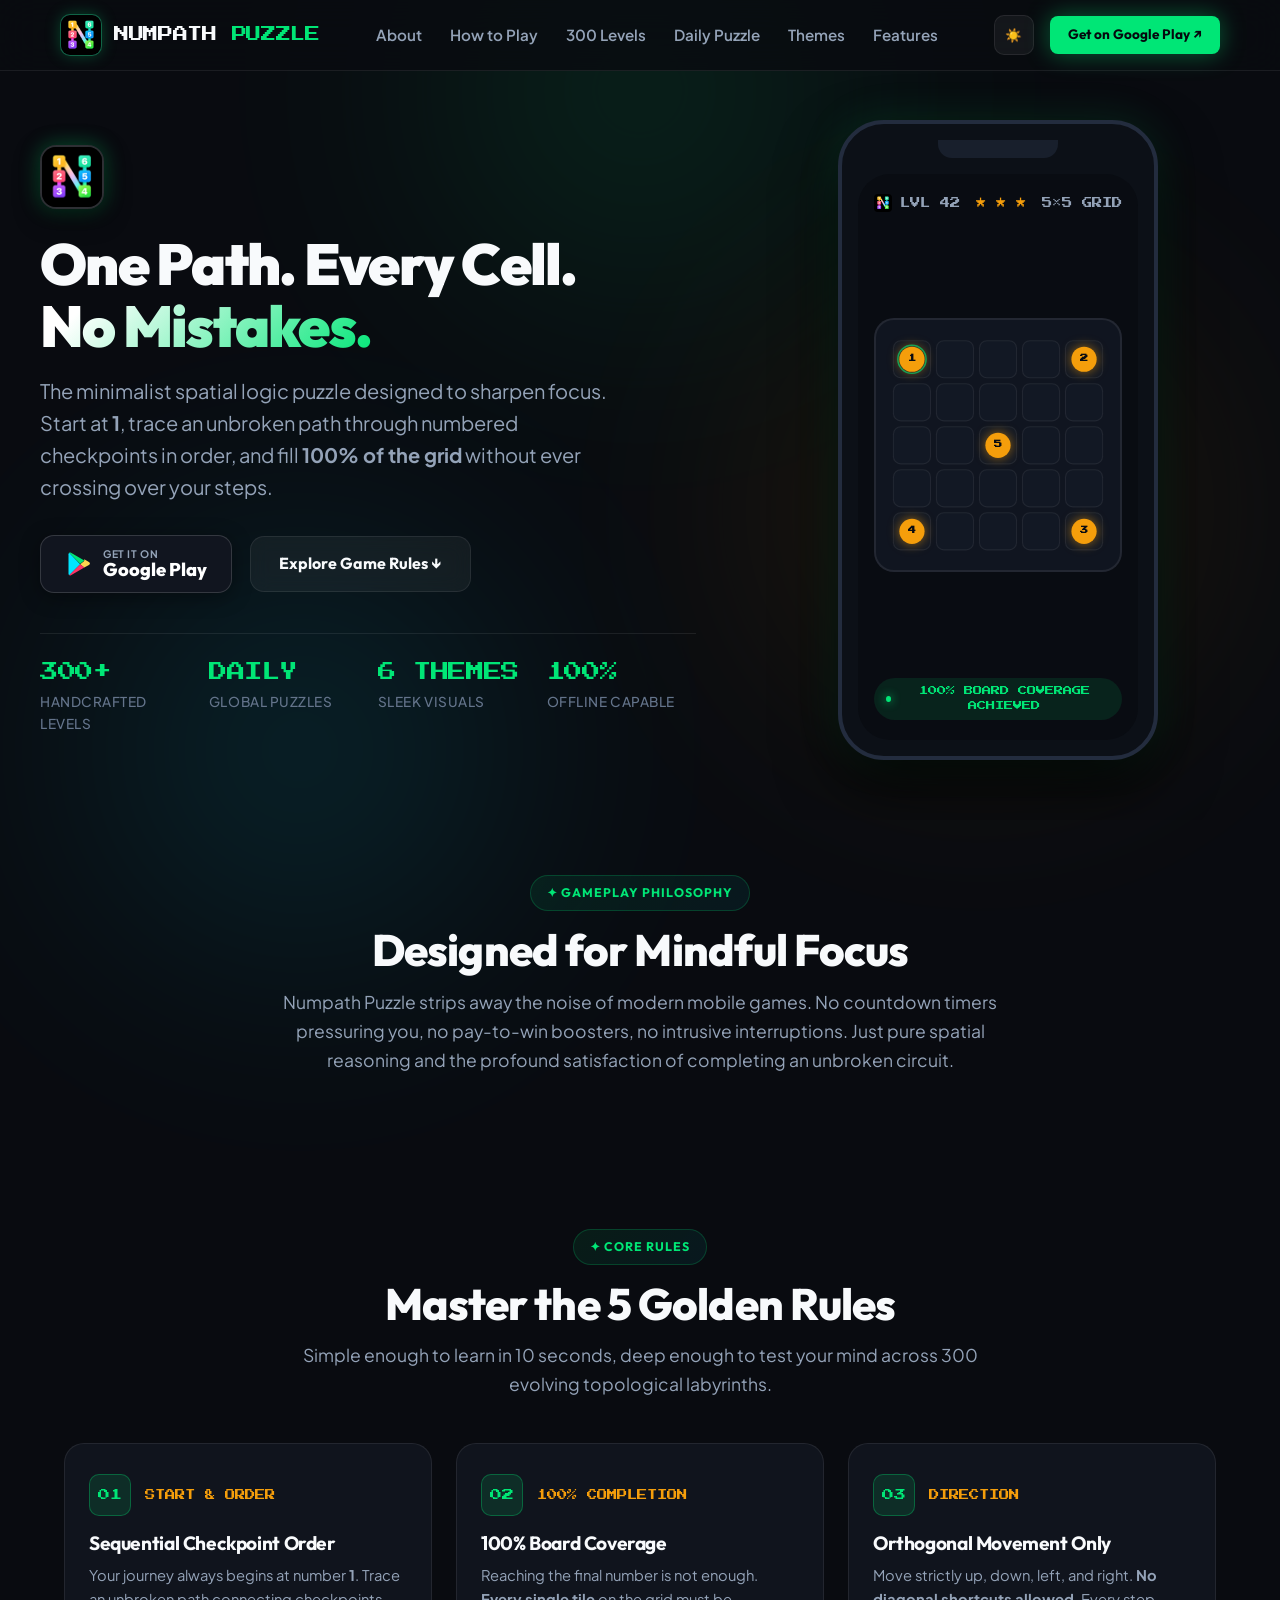
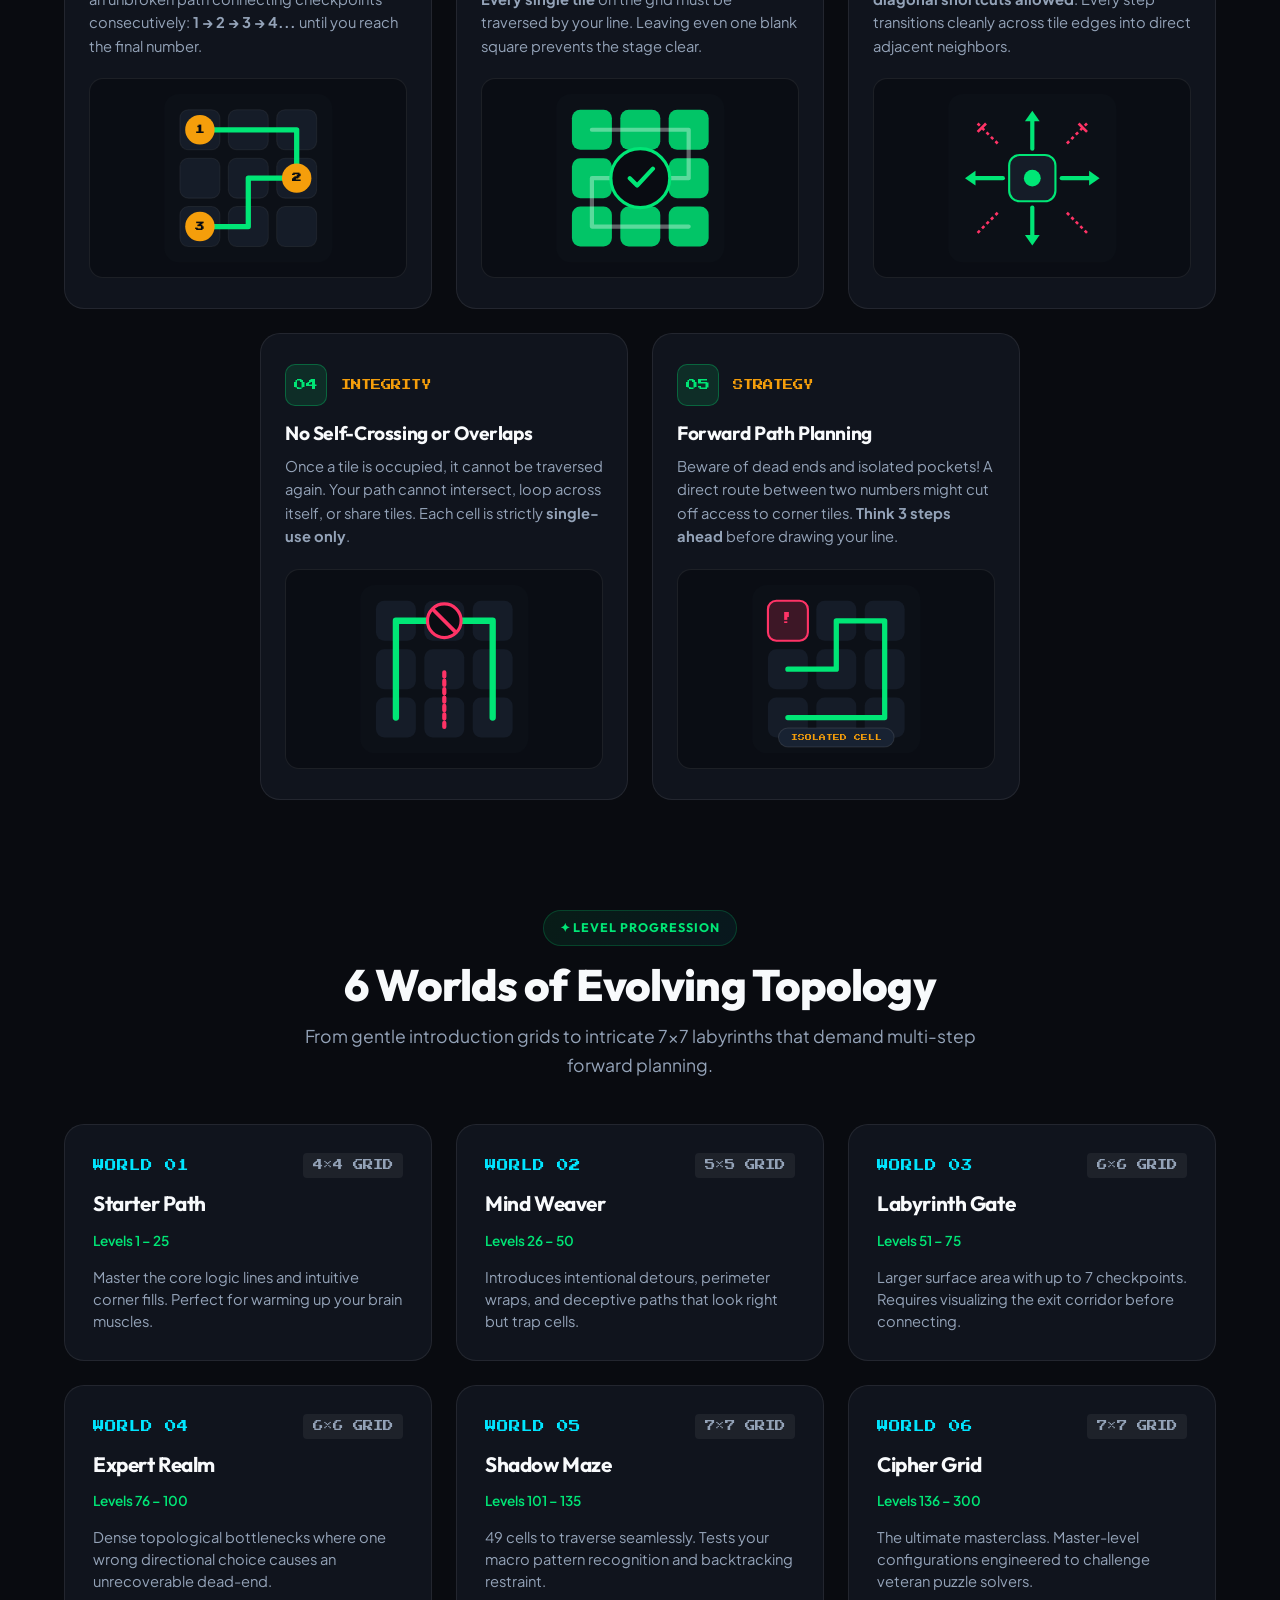
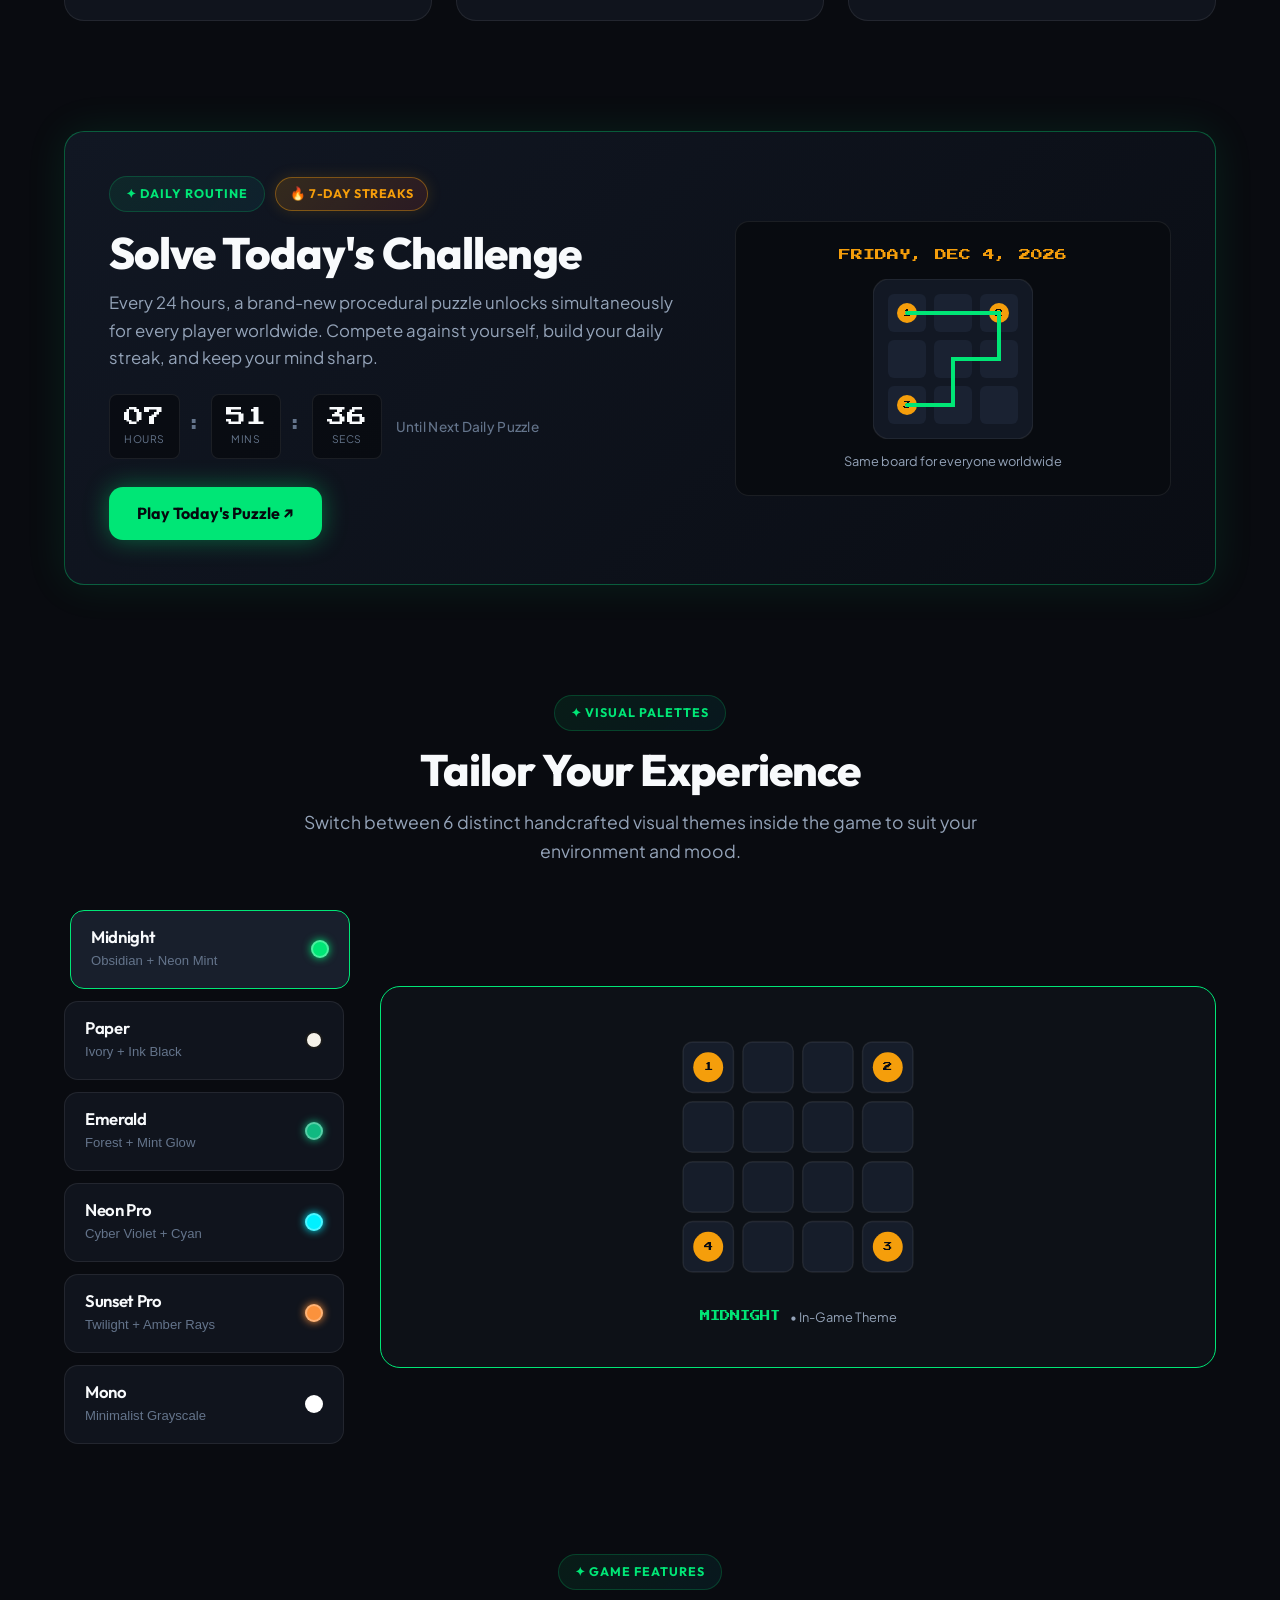
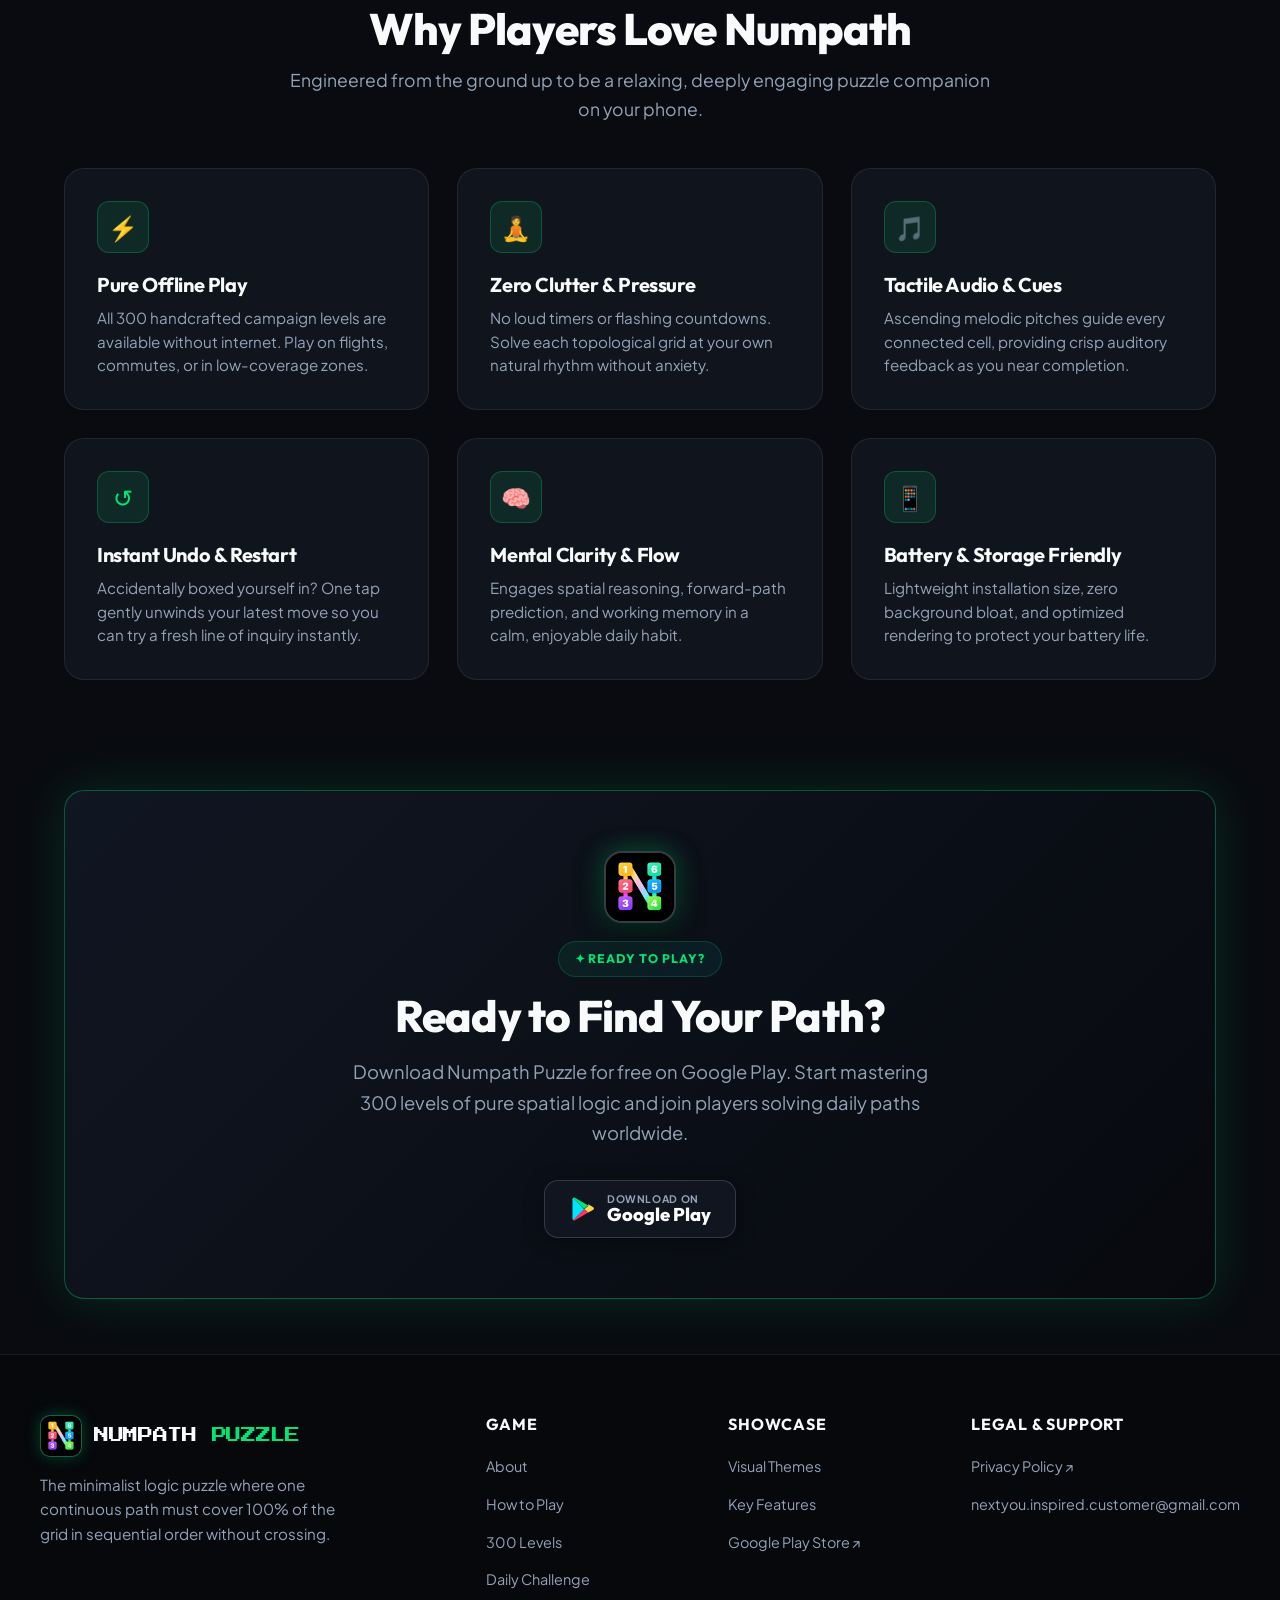
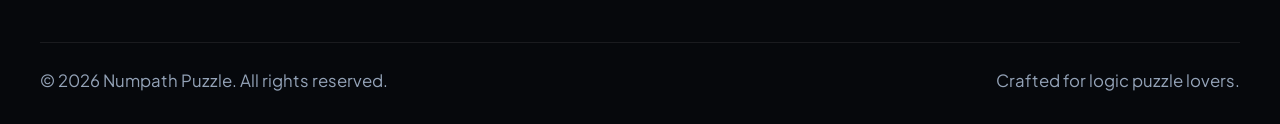
<file: index.html>
<!DOCTYPE html>
<html lang="en" data-theme="dark">
<head>
  <meta charset="UTF-8">
  <meta name="viewport" content="width=device-width, initial-scale=1.0">
  
  <!-- Primary Meta Tags -->
  <title>Numpath Puzzle — Official Game Website | Download for Android</title>
  <meta name="title" content="Numpath Puzzle — Official Game Website | Download for Android">
  <meta name="description" content="One path. Every cell. No mistakes. Numpath Puzzle is the minimalist spatial logic game with 300 handcrafted levels, daily challenges, and offline play. Download now on Google Play.">
  <meta name="keywords" content="Numpath Puzzle, number path puzzle, logic grid game, brain training, minimal puzzle, android puzzle game, number connection, offline logic puzzle">
  <meta name="author" content="Aankit">
  <meta name="theme-color" content="#090B10">

  <!-- Open Graph / Facebook -->
  <meta property="og:type" content="website">
  <meta property="og:url" content="https://numpathpuzzle.com/">
  <meta property="og:title" content="Numpath Puzzle — One Path. Every Cell. No Mistakes.">
  <meta property="og:description" content="Master 300 progressive spatial logic levels and global daily challenges. Free to play on Android.">
  <meta property="og:image" content="assets/icons/app_icon.png">

  <!-- Twitter -->
  <meta property="twitter:card" content="summary_large_image">
  <meta property="twitter:title" content="Numpath Puzzle — One Path. Every Cell. No Mistakes.">
  <meta property="twitter:description" content="The minimalist logic puzzle where one continuous path must cover 100% of the board without crossing.">
  <meta property="twitter:image" content="assets/icons/app_icon.png">

  <!-- Google Fonts Preconnect -->
  <link rel="preconnect" href="https://fonts.googleapis.com">
  <link rel="preconnect" href="https://fonts.gstatic.com" crossorigin>

  <!-- Stylesheets with cache-busting -->
  <link rel="stylesheet" href="css/design-tokens.css?v=1.2">
  <link rel="stylesheet" href="css/typography.css?v=1.2">
  <link rel="stylesheet" href="css/components.css?v=1.2">
  <link rel="stylesheet" href="css/animations.css?v=1.2">
  <link rel="stylesheet" href="css/sections.css?v=1.2">
  <link rel="stylesheet" href="css/responsive.css?v=1.2">

  <!-- Official App Icon & Favicon -->
  <link rel="icon" type="image/png" href="assets/icons/app_icon.png">
  <link rel="apple-touch-icon" href="assets/icons/app_icon.png">

  <!-- Structured Data (JSON-LD) -->
  <script type="application/ld+json">
  {
    "@context": "https://schema.org",
    "@type": "SoftwareApplication",
    "name": "Numpath Puzzle",
    "operatingSystem": "Android",
    "applicationCategory": "GameApplication",
    "offers": {
      "@type": "Offer",
      "price": "0",
      "priceCurrency": "USD"
    },
    "aggregateRating": {
      "@type": "AggregateRating",
      "ratingValue": "4.9",
      "reviewCount": "128"
    },
    "description": "Minimalist spatial logic puzzle game with 300 handcrafted levels, daily challenges, and custom themes."
  }
  </script>
</head>
<body>

  <!-- Ambient Background Glows -->
  <div class="bg-ambient-aura aura-mint" aria-hidden="true"></div>
  <div class="bg-ambient-aura aura-cyan" aria-hidden="true"></div>
  <div class="bg-ambient-aura aura-amber" aria-hidden="true"></div>

  <!-- Header / Navigation Bar -->
  <header class="site-header" id="site-header">
    <nav class="navbar" aria-label="Main Navigation">
      <a href="#hero" class="brand-logo" aria-label="Numpath Puzzle Home">
        <div class="brand-icon">
          <img src="assets/icons/app_icon.png" alt="Numpath Puzzle Logo" class="brand-app-img">
        </div>
        <span class="brand-name">NUMPATH <span>PUZZLE</span></span>
      </a>

      <!-- Desktop Nav Links -->
      <ul class="nav-links">
        <li><a href="#about" class="nav-link">About</a></li>
        <li><a href="#rules" class="nav-link">How to Play</a></li>
        <li><a href="#worlds" class="nav-link">300 Levels</a></li>
        <li><a href="#daily" class="nav-link">Daily Puzzle</a></li>
        <li><a href="#themes" class="nav-link">Themes</a></li>
        <li><a href="#features" class="nav-link">Features</a></li>
      </ul>

      <!-- Action Items -->
      <div class="nav-actions">
        <button class="theme-btn" id="theme-toggle-btn" aria-label="Toggle Dark and Light Mode" title="Toggle Theme">☀️</button>
        <a href="https://play.google.com/store/apps/details?id=com.aankit.NumpathPuzzle.numpath_puzzle" 
           target="_blank" 
           rel="noopener noreferrer" 
           class="btn btn-primary nav-cta"
           data-constant="playStore">
          Get on Google Play ↗
        </a>
        <button class="mobile-toggle" id="mobile-toggle" aria-label="Open Navigation Menu" aria-expanded="false">☰</button>
      </div>
    </nav>
  </header>

  <!-- Mobile Drawer Menu -->
  <aside class="mobile-nav-drawer" id="mobile-drawer" aria-label="Mobile Navigation">
    <ul class="mobile-nav-links">
      <li><a href="#about" class="mobile-nav-link">About Game</a></li>
      <li><a href="#rules" class="mobile-nav-link">How to Play</a></li>
      <li><a href="#worlds" class="mobile-nav-link">300 Levels & Worlds</a></li>
      <li><a href="#daily" class="mobile-nav-link">Daily Challenge</a></li>
      <li><a href="#themes" class="mobile-nav-link">Visual Themes</a></li>
      <li><a href="#features" class="mobile-nav-link">Game Features</a></li>
      <li><a href="https://app.notion.com/p/Numpath-Puzzle-Privacy-Policy-3d450ced4a4e8080a553d21c041fedac" target="_blank" rel="noopener noreferrer" class="mobile-nav-link" data-constant="privacy">Privacy Policy ↗</a></li>
    </ul>
    <a href="https://play.google.com/store/apps/details?id=com.aankit.NumpathPuzzle.numpath_puzzle" 
       target="_blank" 
       rel="noopener noreferrer" 
       class="btn btn-primary" 
       data-constant="playStore"
       style="width: 100%; margin-top: 10px;">
      Download on Google Play ↗
    </a>
  </aside>

  <!-- MAIN CONTENT -->
  <main>

    <!-- 1. Hero Section -->
    <section class="hero-section" id="hero">
      <div class="hero-grid">
        <div class="hero-content">
          <!-- Official App Icon Display -->
          <div class="hero-app-badge">
            <img src="assets/icons/app_icon.png" alt="Numpath Puzzle App Icon" class="hero-app-icon-img">
          </div>

          <h1 class="hero-tagline">
            One Path. Every Cell. <br>
            <span class="text-gradient-mint">No Mistakes.</span>
          </h1>

          <p class="hero-description">
            The minimalist spatial logic puzzle designed to sharpen focus. Start at <strong>1</strong>, trace an unbroken path through numbered checkpoints in order, and fill <strong>100% of the grid</strong> without ever crossing over your steps.
          </p>

          <div class="hero-cta-group">
            <!-- Official Google Play CTA -->
            <a href="https://play.google.com/store/apps/details?id=com.aankit.NumpathPuzzle.numpath_puzzle" 
               target="_blank" 
               rel="noopener noreferrer" 
               class="btn btn-playstore"
               data-constant="playStore">
              <svg width="28" height="28" viewBox="0 0 24 24" fill="none" style="flex-shrink: 0;">
                <path d="M3.6 2.3A1.8 1.8 0 0 0 3 3.6v16.8a1.8 1.8 0 0 0 .6 1.3l9.4-9.4L3.6 2.3z" fill="#00E5FF"/>
                <path d="M16.5 9.5l-3.5 2.8 3.5 2.8 4-2.3c1.2-.7 1.2-1.9 0-2.6l-4-2.3l0 1.6z" fill="#FFD54F"/>
                <path d="M13 12.3L3.6 21.7c.4.2 1 .2 1.5-.1l11.4-6.5l-3.5-2.8z" fill="#FF3366"/>
                <path d="M16.5 8.9L5.1 2.4c-.5-.3-1.1-.3-1.5-.1L13 11.7l3.5-2.8z" fill="#00E676"/>
              </svg>
              <div class="btn-playstore-content">
                <span class="btn-playstore-small">GET IT ON</span>
                <span class="btn-playstore-title">Google Play</span>
              </div>
            </a>

            <a href="#rules" class="btn btn-secondary">
              Explore Game Rules ↓
            </a>
          </div>

          <!-- Quick Stats Strip -->
          <div class="hero-stats-strip">
            <div class="stat-item">
              <span class="stat-number">300+</span>
              <span class="stat-label">Handcrafted Levels</span>
            </div>
            <div class="stat-item">
              <span class="stat-number">DAILY</span>
              <span class="stat-label">Global Puzzles</span>
            </div>
            <div class="stat-item">
              <span class="stat-number">6 THEMES</span>
              <span class="stat-label">Sleek Visuals</span>
            </div>
            <div class="stat-item">
              <span class="stat-number">100%</span>
              <span class="stat-label">Offline Capable</span>
            </div>
          </div>
        </div>

        <!-- Hero Mobile Frame Showcase with Auto-Path Animation -->
        <div class="hero-mockup-wrap">
          <div class="phone-frame device-floating">
            <div class="phone-notch"></div>
            <div class="phone-screen">
              <div class="phone-top-bar">
                <div style="display: flex; align-items: center; gap: 8px;">
                  <img src="assets/icons/app_icon.png" alt="App" width="18" height="18" style="border-radius: 4px;">
                  <span>LVL 42</span>
                </div>
                <span style="color: var(--accent-amber);">★ ★ ★</span>
                <span>5×5 GRID</span>
              </div>

              <!-- Live Auto-Animated SVG Board -->
              <div class="phone-game-board">
                <div id="hero-board-svg" class="board-svg-container" aria-label="Animated Numpath Puzzle Board Demo"></div>
              </div>

              <div class="phone-bottom-bar">
                <div class="phone-live-indicator">
                  <span class="pulse-dot" style="width: 6px; height: 6px;"></span>
                  <span>100% BOARD COVERAGE ACHIEVED</span>
                </div>
              </div>
            </div>
          </div>
        </div>
      </div>
    </section>

    <!-- 2. About Game Overview -->
    <section class="section-wrapper" id="about">
      <div class="section-header">
        <span class="section-tag">✦ GAMEPLAY PHILOSOPHY</span>
        <h2>Designed for Mindful Focus</h2>
        <p>Numpath Puzzle strips away the noise of modern mobile games. No countdown timers pressuring you, no pay-to-win boosters, no intrusive interruptions. Just pure spatial reasoning and the profound satisfaction of completing an unbroken circuit.</p>
      </div>
    </section>

    <!-- 3. Rules Walkthrough Section -->
    <section class="section-wrapper" id="rules">
      <div class="section-header">
        <span class="section-tag">✦ CORE RULES</span>
        <h2>Master the 5 Golden Rules</h2>
        <p>Simple enough to learn in 10 seconds, deep enough to test your mind across 300 evolving topological labyrinths.</p>
      </div>

      <div class="rules-grid">
        <!-- Rule 1 -->
        <article class="rule-card interactive-hover">
          <div class="rule-header">
            <span class="rule-number">01</span>
            <span class="rule-badge">START & ORDER</span>
          </div>
          <h3 class="rule-title">Sequential Checkpoint Order</h3>
          <p class="rule-desc">
            Your journey always begins at number <strong>1</strong>. Trace an unbroken path connecting checkpoints consecutively: <strong>1 → 2 → 3 → 4...</strong> until you reach the final number.
          </p>
          <div class="rule-visual">
            <svg viewBox="0 0 160 160" width="100%" height="100%">
              <rect width="160" height="160" rx="14" fill="#0C1017"/>
              <rect x="15" y="15" width="38" height="38" rx="8" fill="#151C28" stroke="rgba(255,255,255,0.06)"/>
              <rect x="61" y="15" width="38" height="38" rx="8" fill="#151C28" stroke="rgba(255,255,255,0.06)"/>
              <rect x="107" y="15" width="38" height="38" rx="8" fill="#151C28" stroke="rgba(255,255,255,0.06)"/>
              <rect x="15" y="61" width="38" height="38" rx="8" fill="#151C28" stroke="rgba(255,255,255,0.06)"/>
              <rect x="61" y="61" width="38" height="38" rx="8" fill="#151C28" stroke="rgba(255,255,255,0.06)"/>
              <rect x="107" y="61" width="38" height="38" rx="8" fill="#151C28" stroke="rgba(255,255,255,0.06)"/>
              <rect x="15" y="107" width="38" height="38" rx="8" fill="#151C28" stroke="rgba(255,255,255,0.06)"/>
              <rect x="61" y="107" width="38" height="38" rx="8" fill="#151C28" stroke="rgba(255,255,255,0.06)"/>
              <rect x="107" y="107" width="38" height="38" rx="8" fill="#151C28" stroke="rgba(255,255,255,0.06)"/>
              <path d="M 34 34 L 126 34 L 126 80 L 80 80 L 80 126 L 34 126" fill="none" stroke="#00E676" stroke-width="5" stroke-linecap="round" stroke-linejoin="round"/>
              <circle cx="34" cy="34" r="14" fill="#F59E0B"/>
              <text x="34" y="38" text-anchor="middle" font-family="'Press Start 2P'" font-size="9" fill="#090C12" font-weight="bold">1</text>
              <circle cx="126" cy="80" r="14" fill="#F59E0B"/>
              <text x="126" y="84" text-anchor="middle" font-family="'Press Start 2P'" font-size="9" fill="#090C12" font-weight="bold">2</text>
              <circle cx="34" cy="126" r="14" fill="#F59E0B"/>
              <text x="34" y="130" text-anchor="middle" font-family="'Press Start 2P'" font-size="9" fill="#090C12" font-weight="bold">3</text>
            </svg>
          </div>
        </article>

        <!-- Rule 2 -->
        <article class="rule-card interactive-hover">
          <div class="rule-header">
            <span class="rule-number">02</span>
            <span class="rule-badge">100% COMPLETION</span>
          </div>
          <h3 class="rule-title">100% Board Coverage</h3>
          <p class="rule-desc">
            Reaching the final number is not enough. <strong>Every single tile</strong> on the grid must be traversed by your line. Leaving even one blank square prevents the stage clear.
          </p>
          <div class="rule-visual">
            <svg viewBox="0 0 160 160" width="100%" height="100%">
              <rect width="160" height="160" rx="14" fill="#0C1017"/>
              <rect x="15" y="15" width="38" height="38" rx="8" fill="#00E676" opacity="0.85"/>
              <rect x="61" y="15" width="38" height="38" rx="8" fill="#00E676" opacity="0.85"/>
              <rect x="107" y="15" width="38" height="38" rx="8" fill="#00E676" opacity="0.85"/>
              <rect x="15" y="61" width="38" height="38" rx="8" fill="#00E676" opacity="0.85"/>
              <rect x="61" y="61" width="38" height="38" rx="8" fill="#00E676" opacity="0.85"/>
              <rect x="107" y="61" width="38" height="38" rx="8" fill="#00E676" opacity="0.85"/>
              <rect x="15" y="107" width="38" height="38" rx="8" fill="#00E676" opacity="0.85"/>
              <rect x="61" y="107" width="38" height="38" rx="8" fill="#00E676" opacity="0.85"/>
              <rect x="107" y="107" width="38" height="38" rx="8" fill="#00E676" opacity="0.85"/>
              <path d="M 34 34 L 126 34 L 126 80 L 34 80 L 34 126 L 126 126" fill="none" stroke="#FFFFFF" stroke-width="4" stroke-linecap="round" stroke-linejoin="round" opacity="0.35"/>
              <circle cx="80" cy="80" r="28" fill="#090C12" stroke="#00E676" stroke-width="3"/>
              <path d="M70 80 L77 87 L92 71" stroke="#00E676" stroke-width="4" fill="none" stroke-linecap="round" stroke-linejoin="round"/>
            </svg>
          </div>
        </article>

        <!-- Rule 3 -->
        <article class="rule-card interactive-hover">
          <div class="rule-header">
            <span class="rule-number">03</span>
            <span class="rule-badge">DIRECTION</span>
          </div>
          <h3 class="rule-title">Orthogonal Movement Only</h3>
          <p class="rule-desc">
            Move strictly up, down, left, and right. <strong>No diagonal shortcuts allowed</strong>. Every step transitions cleanly across tile edges into direct adjacent neighbors.
          </p>
          <div class="rule-visual">
            <svg viewBox="0 0 160 160" width="100%" height="100%">
              <rect width="160" height="160" rx="14" fill="#0C1017"/>
              <rect x="58" y="58" width="44" height="44" rx="10" fill="#151C28" stroke="#00E676" stroke-width="2"/>
              <circle cx="80" cy="80" r="8" fill="#00E676"/>
              <line x1="80" y1="52" x2="80" y2="24" stroke="#00E676" stroke-width="4" stroke-linecap="round"/>
              <polygon points="80,16 73,26 87,26" fill="#00E676"/>
              <line x1="80" y1="108" x2="80" y2="136" stroke="#00E676" stroke-width="4" stroke-linecap="round"/>
              <polygon points="80,144 73,134 87,134" fill="#00E676"/>
              <line x1="52" y1="80" x2="24" y2="80" stroke="#00E676" stroke-width="4" stroke-linecap="round"/>
              <polygon points="16,80 26,73 26,87" fill="#00E676"/>
              <line x1="108" y1="80" x2="136" y2="80" stroke="#00E676" stroke-width="4" stroke-linecap="round"/>
              <polygon points="144,80 134,73 134,87" fill="#00E676"/>
              <line x1="28" y1="28" x2="48" y2="48" stroke="#FF3366" stroke-width="2.5" stroke-dasharray="3,3"/>
              <line x1="28" y1="36" x2="36" y2="28" stroke="#FF3366" stroke-width="2.5"/>
              <line x1="132" y1="28" x2="112" y2="48" stroke="#FF3366" stroke-width="2.5" stroke-dasharray="3,3"/>
              <line x1="124" y1="28" x2="132" y2="36" stroke="#FF3366" stroke-width="2.5"/>
              <line x1="28" y1="132" x2="48" y2="112" stroke="#FF3366" stroke-width="2.5" stroke-dasharray="3,3"/>
              <line x1="132" y1="132" x2="112" y2="112" stroke="#FF3366" stroke-width="2.5" stroke-dasharray="3,3"/>
            </svg>
          </div>
        </article>

        <!-- Rule 4 -->
        <article class="rule-card interactive-hover">
          <div class="rule-header">
            <span class="rule-number">04</span>
            <span class="rule-badge">INTEGRITY</span>
          </div>
          <h3 class="rule-title">No Self-Crossing or Overlaps</h3>
          <p class="rule-desc">
            Once a tile is occupied, it cannot be traversed again. Your path cannot intersect, loop across itself, or share tiles. Each cell is strictly <strong>single-use only</strong>.
          </p>
          <div class="rule-visual">
            <svg viewBox="0 0 160 160" width="100%" height="100%">
              <rect width="160" height="160" rx="14" fill="#0C1017"/>
              <rect x="15" y="15" width="38" height="38" rx="8" fill="#151C28"/>
              <rect x="61" y="15" width="38" height="38" rx="8" fill="#151C28"/>
              <rect x="107" y="15" width="38" height="38" rx="8" fill="#151C28"/>
              <rect x="15" y="61" width="38" height="38" rx="8" fill="#151C28"/>
              <rect x="61" y="61" width="38" height="38" rx="8" fill="#151C28"/>
              <rect x="107" y="61" width="38" height="38" rx="8" fill="#151C28"/>
              <rect x="15" y="107" width="38" height="38" rx="8" fill="#151C28"/>
              <rect x="61" y="107" width="38" height="38" rx="8" fill="#151C28"/>
              <rect x="107" y="107" width="38" height="38" rx="8" fill="#151C28"/>
              <path d="M 34 126 L 34 34 L 126 34 L 126 126" fill="none" stroke="#00E676" stroke-width="6" stroke-linecap="round" stroke-linejoin="round"/>
              <path d="M 80 135 L 80 80" fill="none" stroke="#FF3366" stroke-width="4" stroke-linecap="round" stroke-dasharray="4,4"/>
              <circle cx="80" cy="34" r="16" fill="#090C12" stroke="#FF3366" stroke-width="3"/>
              <line x1="69" y1="23" x2="91" y2="45" stroke="#FF3366" stroke-width="3.5"/>
            </svg>
          </div>
        </article>

        <!-- Rule 5 -->
        <article class="rule-card interactive-hover">
          <div class="rule-header">
            <span class="rule-number">05</span>
            <span class="rule-badge">STRATEGY</span>
          </div>
          <h3 class="rule-title">Forward Path Planning</h3>
          <p class="rule-desc">
            Beware of dead ends and isolated pockets! A direct route between two numbers might cut off access to corner tiles. <strong>Think 3 steps ahead</strong> before drawing your line.
          </p>
          <div class="rule-visual">
            <svg viewBox="0 0 160 160" width="100%" height="100%">
              <rect width="160" height="160" rx="14" fill="#0C1017"/>
              <rect x="15" y="15" width="38" height="38" rx="8" fill="rgba(255, 51, 102, 0.2)" stroke="#FF3366" stroke-width="2"/>
              <text x="34" y="38" text-anchor="middle" font-family="'Press Start 2P'" font-size="12" fill="#FF3366">!</text>
              <rect x="61" y="15" width="38" height="38" rx="8" fill="#151C28"/>
              <rect x="107" y="15" width="38" height="38" rx="8" fill="#151C28"/>
              <rect x="15" y="61" width="38" height="38" rx="8" fill="#151C28"/>
              <rect x="61" y="61" width="38" height="38" rx="8" fill="#151C28"/>
              <rect x="107" y="61" width="38" height="38" rx="8" fill="#151C28"/>
              <rect x="15" y="107" width="38" height="38" rx="8" fill="#151C28"/>
              <rect x="61" y="107" width="38" height="38" rx="8" fill="#151C28"/>
              <rect x="107" y="107" width="38" height="38" rx="8" fill="#151C28"/>
              <path d="M 34 80 L 80 80 L 80 34 L 126 34 L 126 126 L 34 126" fill="none" stroke="#00E676" stroke-width="5" stroke-linecap="round" stroke-linejoin="round"/>
              <rect x="25" y="136" width="110" height="18" rx="9" fill="#182232" stroke="rgba(255,255,255,0.1)"/>
              <text x="80" y="148" text-anchor="middle" font-family="'Press Start 2P'" font-size="6.5" fill="#F59E0B">ISOLATED CELL</text>
            </svg>
          </div>
        </article>
      </div>
    </section>

    <!-- 4. World Difficulty Progression -->
    <section class="section-wrapper" id="worlds">
      <div class="section-header">
        <span class="section-tag">✦ LEVEL PROGRESSION</span>
        <h2>6 Worlds of Evolving Topology</h2>
        <p>From gentle introduction grids to intricate 7×7 labyrinths that demand multi-step forward planning.</p>
      </div>

      <div class="worlds-grid">
        <!-- World 1 -->
        <div class="world-card">
          <div class="world-header">
            <span class="world-num">WORLD 01</span>
            <span class="world-grid-size">4×4 GRID</span>
          </div>
          <h3 class="world-name">Starter Path</h3>
          <span class="world-range">Levels 1 – 25</span>
          <p class="world-desc">Master the core logic lines and intuitive corner fills. Perfect for warming up your brain muscles.</p>
        </div>

        <!-- World 2 -->
        <div class="world-card">
          <div class="world-header">
            <span class="world-num">WORLD 02</span>
            <span class="world-grid-size">5×5 GRID</span>
          </div>
          <h3 class="world-name">Mind Weaver</h3>
          <span class="world-range">Levels 26 – 50</span>
          <p class="world-desc">Introduces intentional detours, perimeter wraps, and deceptive paths that look right but trap cells.</p>
        </div>

        <!-- World 3 -->
        <div class="world-card">
          <div class="world-header">
            <span class="world-num">WORLD 03</span>
            <span class="world-grid-size">6×6 GRID</span>
          </div>
          <h3 class="world-name">Labyrinth Gate</h3>
          <span class="world-range">Levels 51 – 75</span>
          <p class="world-desc">Larger surface area with up to 7 checkpoints. Requires visualizing the exit corridor before connecting.</p>
        </div>

        <!-- World 4 -->
        <div class="world-card">
          <div class="world-header">
            <span class="world-num">WORLD 04</span>
            <span class="world-grid-size">6×6 GRID</span>
          </div>
          <h3 class="world-name">Expert Realm</h3>
          <span class="world-range">Levels 76 – 100</span>
          <p class="world-desc">Dense topological bottlenecks where one wrong directional choice causes an unrecoverable dead-end.</p>
        </div>

        <!-- World 5 -->
        <div class="world-card">
          <div class="world-header">
            <span class="world-num">WORLD 05</span>
            <span class="world-grid-size">7×7 GRID</span>
          </div>
          <h3 class="world-name">Shadow Maze</h3>
          <span class="world-range">Levels 101 – 135</span>
          <p class="world-desc">49 cells to traverse seamlessly. Tests your macro pattern recognition and backtracking restraint.</p>
        </div>

        <!-- World 6 -->
        <div class="world-card">
          <div class="world-header">
            <span class="world-num">WORLD 06</span>
            <span class="world-grid-size">7×7 GRID</span>
          </div>
          <h3 class="world-name">Cipher Grid</h3>
          <span class="world-range">Levels 136 – 300</span>
          <p class="world-desc">The ultimate masterclass. Master-level configurations engineered to challenge veteran puzzle solvers.</p>
        </div>
      </div>
    </section>

    <!-- 5. Daily Challenge & Streak Motivation -->
    <section class="section-wrapper" id="daily">
      <div class="daily-box">
        <div>
          <div class="daily-badge-strip">
            <span class="section-tag" style="margin-bottom: 0;">✦ DAILY ROUTINE</span>
            <span class="streak-flame-chip">🔥 7-DAY STREAKS</span>
          </div>

          <h2>Solve Today's Challenge</h2>
          <p style="margin-top: 10px; color: var(--text-secondary);">
            Every 24 hours, a brand-new procedural puzzle unlocks simultaneously for every player worldwide. Compete against yourself, build your daily streak, and keep your mind sharp.
          </p>

          <div class="daily-timer-wrap">
            <div class="daily-timer-boxes">
              <div class="countdown-box">
                <div class="countdown-num" id="cd-hours">00</div>
                <div class="countdown-lbl">Hours</div>
              </div>
              <span class="countdown-colon">:</span>
              <div class="countdown-box">
                <div class="countdown-num" id="cd-minutes">00</div>
                <div class="countdown-lbl">Mins</div>
              </div>
              <span class="countdown-colon">:</span>
              <div class="countdown-box">
                <div class="countdown-num" id="cd-seconds">00</div>
                <div class="countdown-lbl">Secs</div>
              </div>
            </div>
            <div class="daily-timer-label">
              Until Next Daily Puzzle
            </div>
          </div>

          <a href="https://play.google.com/store/apps/details?id=com.aankit.NumpathPuzzle.numpath_puzzle" 
             id="daily-deep-link" 
             class="btn btn-primary"
             data-constant="playStore">
            Play Today's Puzzle ↗
          </a>
        </div>

        <div class="daily-visual-preview">
          <div style="font-family: var(--font-retro); font-size: 0.75rem; color: var(--accent-amber); margin-bottom: 14px;" id="daily-live-date">
            TODAY'S DAILY PUZZLE
          </div>
          <!-- Mini Preview Board -->
          <svg viewBox="0 0 160 160" width="160" height="160">
            <rect width="160" height="160" rx="16" fill="#121824" stroke="rgba(255,255,255,0.08)" stroke-width="1.5"/>
            <!-- 3x3 Daily teaser grid -->
            <rect x="15" y="15" width="38" height="38" rx="6" fill="#1A2232"/>
            <circle cx="34" cy="34" r="10" fill="#F59E0B"/>
            <text x="34" y="38" text-anchor="middle" font-family="'Press Start 2P'" font-size="8" fill="#090C12">1</text>

            <rect x="61" y="15" width="38" height="38" rx="6" fill="#1A2232"/>
            <rect x="107" y="15" width="38" height="38" rx="6" fill="#1A2232"/>
            <circle cx="126" cy="34" r="10" fill="#F59E0B"/>
            <text x="126" y="38" text-anchor="middle" font-family="'Press Start 2P'" font-size="8" fill="#090C12">2</text>

            <rect x="15" y="61" width="38" height="38" rx="6" fill="#1A2232"/>
            <rect x="61" y="61" width="38" height="38" rx="6" fill="#1A2232"/>
            <rect x="107" y="61" width="38" height="38" rx="6" fill="#1A2232"/>

            <rect x="15" y="107" width="38" height="38" rx="6" fill="#1A2232"/>
            <circle cx="34" cy="126" r="10" fill="#F59E0B"/>
            <text x="34" y="130" text-anchor="middle" font-family="'Press Start 2P'" font-size="8" fill="#090C12">3</text>
            <rect x="61" y="107" width="38" height="38" rx="6" fill="#1A2232"/>
            <rect x="107" y="107" width="38" height="38" rx="6" fill="#1A2232"/>

            <!-- Connecting Path -->
            <path d="M 34 34 L 126 34 L 126 80 L 80 80 L 80 126 L 34 126" fill="none" stroke="#00E676" stroke-width="4" stroke-linecap="round"/>
          </svg>
          <div style="font-size: 0.8rem; color: var(--text-secondary); margin-top: 12px;">
            Same board for everyone worldwide
          </div>
        </div>
      </div>
    </section>

    <!-- 6. In-Game Visual Themes Showcase -->
    <section class="section-wrapper" id="themes">
      <div class="section-header">
        <span class="section-tag">✦ VISUAL PALETTES</span>
        <h2>Tailor Your Experience</h2>
        <p>Switch between 6 distinct handcrafted visual themes inside the game to suit your environment and mood.</p>
      </div>

      <div class="themes-container">
        <!-- Theme Selection Tabs -->
        <div class="themes-list" role="tablist">
          <button class="theme-tab-btn active" data-theme="midnight" role="tab" aria-selected="true">
            <div class="theme-btn-info">
              <h4>Midnight</h4>
              <p>Obsidian + Neon Mint</p>
            </div>
            <div class="theme-color-dot" style="background: #00E676; box-shadow: 0 0 8px #00E676;"></div>
          </button>

          <button class="theme-tab-btn" data-theme="paper" role="tab" aria-selected="false">
            <div class="theme-btn-info">
              <h4>Paper</h4>
              <p>Ivory + Ink Black</p>
            </div>
            <div class="theme-color-dot" style="background: #F5F2E9; border-color: #1A1A1A;"></div>
          </button>

          <button class="theme-tab-btn" data-theme="emerald" role="tab" aria-selected="false">
            <div class="theme-btn-info">
              <h4>Emerald</h4>
              <p>Forest + Mint Glow</p>
            </div>
            <div class="theme-color-dot" style="background: #10B981; box-shadow: 0 0 8px #10B981;"></div>
          </button>

          <button class="theme-tab-btn" data-theme="neon" data-label="Pro" role="tab" aria-selected="false">
            <div class="theme-btn-info">
              <h4>Neon Pro</h4>
              <p>Cyber Violet + Cyan</p>
            </div>
            <div class="theme-color-dot" style="background: #00F0FF; box-shadow: 0 0 8px #00F0FF;"></div>
          </button>

          <button class="theme-tab-btn" data-theme="sunset" data-label="Pro" role="tab" aria-selected="false">
            <div class="theme-btn-info">
              <h4>Sunset Pro</h4>
              <p>Twilight + Amber Rays</p>
            </div>
            <div class="theme-color-dot" style="background: #FB923C; box-shadow: 0 0 8px #FB923C;"></div>
          </button>

          <button class="theme-tab-btn" data-theme="mono" role="tab" aria-selected="false">
            <div class="theme-btn-info">
              <h4>Mono</h4>
              <p>Minimalist Grayscale</p>
            </div>
            <div class="theme-color-dot" style="background: #FFFFFF;"></div>
          </button>
        </div>

        <!-- Theme Live Preview Canvas -->
        <div class="theme-display-canvas" id="theme-preview-canvas">
          <!-- Populated by theme-showcase.js -->
        </div>
      </div>
    </section>

    <!-- 7. Core Features Grid -->
    <section class="section-wrapper" id="features">
      <div class="section-header">
        <span class="section-tag">✦ GAME FEATURES</span>
        <h2>Why Players Love Numpath</h2>
        <p>Engineered from the ground up to be a relaxing, deeply engaging puzzle companion on your phone.</p>
      </div>

      <div class="features-grid">
        <!-- Feature 1 -->
        <div class="feature-card interactive-hover">
          <div class="feature-icon-box">⚡</div>
          <h3 class="feature-title">Pure Offline Play</h3>
          <p class="feature-desc">All 300 handcrafted campaign levels are available without internet. Play on flights, commutes, or in low-coverage zones.</p>
        </div>

        <!-- Feature 2 -->
        <div class="feature-card interactive-hover">
          <div class="feature-icon-box">🧘</div>
          <h3 class="feature-title">Zero Clutter & Pressure</h3>
          <p class="feature-desc">No loud timers or flashing countdowns. Solve each topological grid at your own natural rhythm without anxiety.</p>
        </div>

        <!-- Feature 3 -->
        <div class="feature-card interactive-hover">
          <div class="feature-icon-box">🎵</div>
          <h3 class="feature-title">Tactile Audio & Cues</h3>
          <p class="feature-desc">Ascending melodic pitches guide every connected cell, providing crisp auditory feedback as you near completion.</p>
        </div>

        <!-- Feature 4 -->
        <div class="feature-card interactive-hover">
          <div class="feature-icon-box">↺</div>
          <h3 class="feature-title">Instant Undo & Restart</h3>
          <p class="feature-desc">Accidentally boxed yourself in? One tap gently unwinds your latest move so you can try a fresh line of inquiry instantly.</p>
        </div>

        <!-- Feature 5 -->
        <div class="feature-card interactive-hover">
          <div class="feature-icon-box">🧠</div>
          <h3 class="feature-title">Mental Clarity & Flow</h3>
          <p class="feature-desc">Engages spatial reasoning, forward-path prediction, and working memory in a calm, enjoyable daily habit.</p>
        </div>

        <!-- Feature 6 -->
        <div class="feature-card interactive-hover">
          <div class="feature-icon-box">📱</div>
          <h3 class="feature-title">Battery & Storage Friendly</h3>
          <p class="feature-desc">Lightweight installation size, zero background bloat, and optimized rendering to protect your battery life.</p>
        </div>
      </div>
    </section>

    <!-- 8. Final CTA Banner — Centered, No QR -->
    <section class="section-wrapper" id="download">
      <div class="cta-banner">
        <img src="assets/icons/app_icon.png" alt="Numpath Puzzle App Icon" class="cta-app-icon-img">
        <span class="section-tag">✦ READY TO PLAY?</span>
        <h2>Ready to Find Your Path?</h2>
        <p>
          Download Numpath Puzzle for free on Google Play. Start mastering 300 levels of pure spatial logic and join players solving daily paths worldwide.
        </p>

        <a href="https://play.google.com/store/apps/details?id=com.aankit.NumpathPuzzle.numpath_puzzle" 
           target="_blank" 
           rel="noopener noreferrer" 
           class="btn btn-playstore"
           data-constant="playStore">
          <svg width="28" height="28" viewBox="0 0 24 24" fill="none" style="flex-shrink: 0;">
            <path d="M3.6 2.3A1.8 1.8 0 0 0 3 3.6v16.8a1.8 1.8 0 0 0 .6 1.3l9.4-9.4L3.6 2.3z" fill="#00E5FF"/>
            <path d="M16.5 9.5l-3.5 2.8 3.5 2.8 4-2.3c1.2-.7 1.2-1.9 0-2.6l-4-2.3l0 1.6z" fill="#FFD54F"/>
            <path d="M13 12.3L3.6 21.7c.4.2 1 .2 1.5-.1l11.4-6.5l-3.5-2.8z" fill="#FF3366"/>
            <path d="M16.5 8.9L5.1 2.4c-.5-.3-1.1-.3-1.5-.1L13 11.7l3.5-2.8z" fill="#00E676"/>
          </svg>
          <div class="btn-playstore-content">
            <span class="btn-playstore-small">DOWNLOAD ON</span>
            <span class="btn-playstore-title">Google Play</span>
          </div>
        </a>
      </div>
    </section>

  </main>

  <!-- Footer -->
  <footer class="site-footer">
    <div class="footer-container">
      <div class="footer-brand">
        <a href="#hero" class="brand-logo">
          <div class="brand-icon">
            <img src="assets/icons/app_icon.png" alt="Numpath Puzzle Logo" class="brand-app-img">
          </div>
          <span class="brand-name">NUMPATH <span>PUZZLE</span></span>
        </a>
        <p>The minimalist logic puzzle where one continuous path must cover 100% of the grid in sequential order without crossing.</p>
      </div>

      <div class="footer-col">
        <h5>Game</h5>
        <ul class="footer-links">
          <li><a href="#about">About</a></li>
          <li><a href="#rules">How to Play</a></li>
          <li><a href="#worlds">300 Levels</a></li>
          <li><a href="#daily">Daily Challenge</a></li>
        </ul>
      </div>

      <div class="footer-col">
        <h5>Showcase</h5>
        <ul class="footer-links">
          <li><a href="#themes">Visual Themes</a></li>
          <li><a href="#features">Key Features</a></li>
          <li><a href="https://play.google.com/store/apps/details?id=com.aankit.NumpathPuzzle.numpath_puzzle" target="_blank" rel="noopener noreferrer" data-constant="playStore">Google Play Store ↗</a></li>
        </ul>
      </div>

      <div class="footer-col">
        <h5>Legal & Support</h5>
        <ul class="footer-links">
          <li><a href="https://app.notion.com/p/Numpath-Puzzle-Privacy-Policy-3d450ced4a4e8080a553d21c041fedac" target="_blank" rel="noopener noreferrer" data-constant="privacy">Privacy Policy ↗</a></li>
          <li><a href="mailto:nextyou.inspired.customer@gmail.com" data-constant="support">nextyou.inspired.customer@gmail.com</a></li>
        </ul>
      </div>
    </div>

    <div class="footer-bottom">
      <p>© 2026 Numpath Puzzle. All rights reserved.</p>
      <p>Crafted for logic puzzle lovers.</p>
    </div>
  </footer>

  <!-- Scripts with cache-busting -->
  <script src="js/constants.js?v=1.2"></script>
  <script src="js/board-preview.js?v=1.2"></script>
  <script src="js/theme-showcase.js?v=1.2"></script>
  <script src="js/daily-card.js?v=1.2"></script>
  <script src="js/app.js?v=1.2"></script>
</body>
</html>
</file>
<file: css/design-tokens.css>
:root {
  /* =========================================
     Color Tokens - Numpath Puzzle Official
     ========================================= */
  --bg-canvas: #090B10;
  --bg-surface: #10141D;
  --bg-surface-elevated: #181F2C;
  --bg-glass: rgba(16, 20, 29, 0.75);
  --bg-glass-elevated: rgba(24, 31, 44, 0.85);

  /* Borders & Dividers */
  --border-subtle: rgba(255, 255, 255, 0.08);
  --border-light: rgba(255, 255, 255, 0.15);
  --border-neon: rgba(0, 230, 118, 0.35);
  --border-glow: 0 0 20px rgba(0, 230, 118, 0.25);

  /* Brand Accents */
  --accent-mint: #00E676;
  --accent-mint-glow: rgba(0, 230, 118, 0.5);
  --accent-mint-dark: #00B359;
  --accent-amber: #F59E0B;
  --accent-amber-glow: rgba(245, 158, 11, 0.4);
  --accent-cyan: #00E5FF;
  --accent-cyan-glow: rgba(0, 229, 255, 0.4);
  --accent-purple: #A855F7;
  --accent-purple-glow: rgba(168, 85, 247, 0.4);
  --accent-rose: #FF3366;

  /* Typography Colors */
  --text-primary: #F8FAFC;
  --text-secondary: #94A3B8;
  --text-muted: #64748B;
  --text-inverse: #090B10;

  /* Board Grid Tokens */
  --cell-bg: #141A24;
  --cell-border: rgba(255, 255, 255, 0.06);
  --cell-active: #00E676;
  --checkpoint-bg: #F59E0B;
  --checkpoint-color: #090B10;

  /* Elevation & Shadows */
  --shadow-sm: 0 2px 8px rgba(0, 0, 0, 0.35);
  --shadow-md: 0 8px 24px rgba(0, 0, 0, 0.5);
  --shadow-lg: 0 16px 40px rgba(0, 0, 0, 0.65);
  --shadow-neon: 0 0 25px rgba(0, 230, 118, 0.4);
  --shadow-amber: 0 0 25px rgba(245, 158, 11, 0.35);

  /* Layout & Spacing */
  --max-width: 1200px;
  --radius-xs: 4px;
  --radius-sm: 8px;
  --radius-md: 14px;
  --radius-lg: 20px;
  --radius-full: 9999px;

  /* Text Gradients */
  --gradient-text-start: #FFFFFF;
  --gradient-text-mint: #00E676;
  --gradient-text-amber: #F59E0B;
  --gradient-text-cyan: #00E5FF;

  /* Header & Footer */
  --bg-header: rgba(9, 11, 16, 0.82);
  --bg-footer: #06080C;

  /* Transitions */
  --transition-fast: 150ms cubic-bezier(0.4, 0, 0.2, 1);
  --transition-normal: 250ms cubic-bezier(0.4, 0, 0.2, 1);
  --transition-slow: 400ms cubic-bezier(0.4, 0, 0.2, 1);
}

/* Light Mode Overrides (Polished High-Contrast Palette) */
[data-theme="light"] {
  --bg-canvas: #F8FAFC;
  --bg-surface: #FFFFFF;
  --bg-surface-elevated: #F1F5F9;
  --bg-glass: rgba(255, 255, 255, 0.85);
  --bg-glass-elevated: rgba(241, 245, 249, 0.9);

  --border-subtle: rgba(15, 23, 42, 0.08);
  --border-light: rgba(15, 23, 42, 0.14);
  --border-neon: rgba(5, 150, 105, 0.3);
  --border-glow: 0 0 20px rgba(5, 150, 105, 0.15);

  /* Deep High-Contrast Brand Accents for Light Background */
  --accent-mint: #059669;
  --accent-mint-glow: rgba(5, 150, 105, 0.35);
  --accent-mint-dark: #047857;
  --accent-amber: #D97706;
  --accent-amber-glow: rgba(217, 119, 6, 0.3);
  --accent-cyan: #0284C7;
  --accent-cyan-glow: rgba(2, 132, 199, 0.3);
  --accent-purple: #7C3AED;
  --accent-rose: #E11D48;

  --text-primary: #0F172A;
  --text-secondary: #475569;
  --text-muted: #64748B;
  --text-inverse: #FFFFFF;

  --cell-bg: #E2E8F0;
  --cell-border: rgba(15, 23, 42, 0.06);
  --cell-active: #059669;
  --checkpoint-bg: #D97706;
  --checkpoint-color: #FFFFFF;

  /* Gradients tailored for light mode readability */
  --gradient-text-start: #0F172A;
  --gradient-text-mint: #059669;
  --gradient-text-amber: #D97706;
  --gradient-text-cyan: #0284C7;

  /* Header & Footer */
  --bg-header: rgba(255, 255, 255, 0.88);
  --bg-footer: #F1F5F9;

  --shadow-sm: 0 2px 8px rgba(15, 23, 42, 0.04);
  --shadow-md: 0 8px 24px rgba(15, 23, 42, 0.07);
  --shadow-lg: 0 16px 40px rgba(15, 23, 42, 0.1);
  --shadow-neon: 0 0 25px rgba(5, 150, 105, 0.2);
}
</file>
<file: css/typography.css>
@import url('https://fonts.googleapis.com/css2?family=Outfit:wght@400;500;600;700;800;900&family=Plus+Jakarta+Sans:wght@400;500;600;700&family=Press+Start+2P&display=swap');

:root {
  --font-retro: 'Press Start 2P', monospace;
  --font-display: 'Outfit', -apple-system, BlinkMacSystemFont, 'Segoe UI', Roboto, sans-serif;
  --font-body: 'Plus Jakarta Sans', -apple-system, BlinkMacSystemFont, 'Segoe UI', Roboto, sans-serif;
}

*, *::before, *::after {
  box-sizing: border-box;
}

html, body {
  overflow-x: hidden;
  max-width: 100%;
  width: 100%;
  margin: 0;
  padding: 0;
}

body {
  font-family: var(--font-body);
  color: var(--text-primary);
  background-color: var(--bg-canvas);
  line-height: 1.6;
  font-size: 16px;
  -webkit-font-smoothing: antialiased;
  -moz-osx-font-smoothing: grayscale;
}

/* Retro Pixel Typography Styles */
.font-pixel {
  font-family: var(--font-retro);
  letter-spacing: -0.02em;
  line-height: 1.4;
  text-transform: uppercase;
}

.pixel-badge {
  font-family: var(--font-retro);
  font-size: 0.68rem;
  padding: 6px 12px;
  border-radius: var(--radius-xs);
  display: inline-flex;
  align-items: center;
  gap: 8px;
  letter-spacing: 0.04em;
}

.pixel-title {
  font-family: var(--font-retro);
  font-size: clamp(0.9rem, 2vw, 1.25rem);
  letter-spacing: 0.02em;
}

/* Modern Display Typography */
h1, h2, h3, h4, h5, h6 {
  font-family: var(--font-display);
  font-weight: 800;
  color: var(--text-primary);
  line-height: 1.15;
  margin: 0;
  letter-spacing: -0.02em;
}

h1 {
  font-size: clamp(2.4rem, 5vw, 4.2rem);
  font-weight: 900;
  line-height: 1.08;
}

h2 {
  font-size: clamp(1.8rem, 3.5vw, 2.75rem);
  font-weight: 800;
}

h3 {
  font-size: clamp(1.3rem, 2.2vw, 1.75rem);
  font-weight: 700;
}

h4 {
  font-size: 1.2rem;
  font-weight: 600;
}

p {
  margin: 0;
  color: var(--text-secondary);
  font-size: 1.05rem;
  line-height: 1.65;
}

.text-gradient-mint {
  background: linear-gradient(135deg, var(--gradient-text-start, #FFFFFF) 15%, var(--gradient-text-mint, var(--accent-mint)) 100%);
  -webkit-background-clip: text;
  -webkit-text-fill-color: transparent;
}

.text-gradient-amber {
  background: linear-gradient(135deg, var(--gradient-text-start, #FFFFFF) 15%, var(--gradient-text-amber, var(--accent-amber)) 100%);
  -webkit-background-clip: text;
  -webkit-text-fill-color: transparent;
}

.text-gradient-cyan {
  background: linear-gradient(135deg, var(--gradient-text-start, #FFFFFF) 15%, var(--gradient-text-cyan, var(--accent-cyan)) 100%);
  -webkit-background-clip: text;
  -webkit-text-fill-color: transparent;
}

.text-highlight {
  color: var(--accent-mint);
  font-weight: 600;
}
</file>
<file: css/components.css>
/* =========================================
   Components: Buttons, Cards, Badges, Header, Footer
   ========================================= */

/* Glass Cards & Containers */
.glass-panel {
  background: var(--bg-glass);
  backdrop-filter: blur(16px);
  -webkit-backdrop-filter: blur(16px);
  border: 1px solid var(--border-subtle);
  border-radius: var(--radius-lg);
  box-shadow: var(--shadow-md);
  transition: transform var(--transition-normal), border-color var(--transition-normal), box-shadow var(--transition-normal);
}

.glass-panel:hover {
  border-color: var(--border-light);
}

.interactive-hover:hover {
  transform: translateY(-4px);
  box-shadow: var(--shadow-lg);
}

/* Buttons */
.btn {
  display: inline-flex;
  align-items: center;
  justify-content: center;
  gap: 10px;
  font-family: var(--font-display);
  font-weight: 700;
  font-size: 1rem;
  padding: 14px 28px;
  border-radius: var(--radius-md);
  text-decoration: none;
  cursor: pointer;
  border: none;
  transition: all var(--transition-normal);
  white-space: nowrap;
}

.btn-primary {
  background: var(--accent-mint);
  color: #05080E;
  box-shadow: 0 0 25px rgba(0, 230, 118, 0.4);
}

.btn-primary:hover {
  background: #15ff8c;
  transform: translateY(-2px);
  box-shadow: 0 0 35px rgba(0, 230, 118, 0.6);
}

.btn-secondary {
  background: rgba(255, 255, 255, 0.05);
  color: var(--text-primary);
  border: 1px solid var(--border-subtle);
  backdrop-filter: blur(10px);
}

.btn-secondary:hover {
  background: rgba(255, 255, 255, 0.1);
  border-color: var(--border-light);
  transform: translateY(-2px);
}

.btn-playstore {
  background: #11151F;
  color: #FFFFFF;
  border: 1px solid rgba(255, 255, 255, 0.15);
  padding: 12px 24px;
  border-radius: var(--radius-md);
  box-shadow: 0 4px 20px rgba(0, 0, 0, 0.4);
  position: relative;
  overflow: hidden;
}

.btn-playstore::before {
  content: '';
  position: absolute;
  top: 0;
  left: -100%;
  width: 100%;
  height: 100%;
  background: linear-gradient(90deg, transparent, rgba(255, 255, 255, 0.1), transparent);
  transition: left 0.6s ease;
}

.btn-playstore:hover::before {
  left: 100%;
}

.btn-playstore:hover {
  border-color: var(--accent-mint);
  box-shadow: 0 0 30px rgba(0, 230, 118, 0.35);
  transform: translateY(-2px);
}

.btn-playstore-content {
  display: flex;
  flex-direction: column;
  align-items: flex-start;
  text-align: left;
  line-height: 1.1;
}

.btn-playstore-small {
  font-size: 0.65rem;
  font-family: var(--font-body);
  color: var(--text-secondary);
  text-transform: uppercase;
  letter-spacing: 0.06em;
}

.btn-playstore-title {
  font-family: var(--font-display);
  font-size: 1.15rem;
  font-weight: 800;
  color: #FFFFFF;
}

/* Badges & Chips */
.badge-version {
  background: rgba(0, 230, 118, 0.12);
  border: 1px solid rgba(0, 230, 118, 0.3);
  color: var(--accent-mint);
  font-family: var(--font-retro);
  font-size: 0.68rem;
  padding: 6px 14px;
  border-radius: var(--radius-full);
  display: inline-flex;
  align-items: center;
  gap: 8px;
  margin-bottom: 20px;
}

.pulse-dot {
  width: 8px;
  height: 8px;
  background-color: var(--accent-mint);
  border-radius: 50%;
  box-shadow: 0 0 10px var(--accent-mint);
  animation: pulse-glow 2s infinite ease-in-out;
}

/* Header & Navbar */
.site-header {
  position: fixed;
  top: 0;
  left: 0;
  right: 0;
  width: 100%;
  max-width: 100%;
  z-index: 1000;
  background: var(--bg-header, rgba(9, 11, 16, 0.82));
  backdrop-filter: blur(20px);
  -webkit-backdrop-filter: blur(20px);
  border-bottom: 1px solid var(--border-subtle);
  transition: all var(--transition-normal);
}

.navbar {
  max-width: var(--max-width);
  width: 100%;
  margin: 0 auto;
  padding: 14px 20px;
  display: flex;
  align-items: center;
  justify-content: space-between;
}

.brand-logo {
  display: flex;
  align-items: center;
  gap: 12px;
  text-decoration: none;
  color: var(--text-primary);
}

.brand-icon {
  width: 42px;
  height: 42px;
  background: var(--bg-surface-elevated, #090B10);
  border: 1px solid var(--border-neon);
  border-radius: 10px;
  display: flex;
  align-items: center;
  justify-content: center;
  box-shadow: 0 0 15px rgba(0, 230, 118, 0.25);
  position: relative;
  overflow: hidden;
  flex-shrink: 0;
}

.brand-app-img {
  width: 100%;
  height: 100%;
  object-fit: cover;
  border-radius: 9px;
  display: block;
}

.hero-app-badge {
  display: flex;
  align-items: center;
  gap: 16px;
  margin-bottom: 24px;
}

.hero-app-icon-img {
  width: 64px;
  height: 64px;
  border-radius: 16px;
  box-shadow: 0 8px 24px rgba(0, 0, 0, 0.5), 0 0 20px rgba(0, 230, 118, 0.35);
  border: 2px solid rgba(255, 255, 255, 0.15);
  flex-shrink: 0;
  transition: transform var(--transition-normal);
}

.hero-app-icon-img:hover {
  transform: scale(1.05) rotate(-2deg);
}

.cta-app-icon-img {
  width: 72px;
  height: 72px;
  border-radius: 18px;
  box-shadow: 0 8px 28px rgba(0, 0, 0, 0.6), 0 0 25px rgba(0, 230, 118, 0.4);
  border: 2px solid rgba(255, 255, 255, 0.18);
  margin-bottom: 18px;
  display: block;
}

.brand-name {
  font-family: var(--font-retro);
  font-size: 0.95rem;
  letter-spacing: -0.02em;
  color: var(--text-primary);
}

.brand-name span {
  color: var(--accent-mint);
}

.nav-links {
  display: flex;
  align-items: center;
  gap: 28px;
  list-style: none;
  margin: 0;
  padding: 0;
}

.nav-link {
  color: var(--text-secondary);
  font-size: 0.95rem;
  font-weight: 600;
  text-decoration: none;
  transition: color var(--transition-fast);
  position: relative;
}

.nav-link:hover, .nav-link.active {
  color: var(--text-primary);
}

.nav-link::after {
  content: '';
  position: absolute;
  bottom: -6px;
  left: 0;
  width: 0;
  height: 2px;
  background: var(--accent-mint);
  transition: width var(--transition-fast);
  border-radius: var(--radius-full);
}

.nav-link:hover::after {
  width: 100%;
}

.nav-actions {
  display: flex;
  align-items: center;
  gap: 16px;
}

.nav-cta {
  padding: 8px 18px;
  font-size: 0.85rem;
  border-radius: var(--radius-sm);
}

/* Mobile Toggle */
.mobile-toggle {
  display: none;
  background: rgba(255, 255, 255, 0.06);
  border: 1px solid var(--border-subtle);
  border-radius: var(--radius-sm);
  color: var(--text-primary);
  font-size: 1.25rem;
  cursor: pointer;
  padding: 8px 12px;
  line-height: 1;
  transition: all var(--transition-fast);
}

.mobile-toggle:hover {
  background: rgba(255, 255, 255, 0.12);
  border-color: var(--border-light);
}

[data-theme="light"] .mobile-toggle {
  background: rgba(0, 0, 0, 0.05);
  border-color: var(--border-light);
  color: var(--text-primary);
}

/* Theme Toggle Button */
.theme-btn {
  background: rgba(255, 255, 255, 0.05);
  border: 1px solid var(--border-subtle);
  color: var(--text-primary);
  width: 40px;
  height: 40px;
  border-radius: 10px;
  display: flex;
  align-items: center;
  justify-content: center;
  cursor: pointer;
  transition: all var(--transition-fast);
}

.theme-btn:hover {
  background: rgba(255, 255, 255, 0.1);
  border-color: var(--border-light);
}

/* Light Mode Overrides for Components */
[data-theme="light"] .theme-btn {
  background: rgba(0, 0, 0, 0.05);
  border-color: var(--border-light);
  color: var(--text-primary);
}

[data-theme="light"] .theme-btn:hover {
  background: rgba(0, 0, 0, 0.1);
}

[data-theme="light"] .btn-secondary {
  background: #FFFFFF;
  border: 1px solid var(--border-light);
  color: var(--text-primary);
  box-shadow: var(--shadow-sm);
}

[data-theme="light"] .btn-secondary:hover {
  background: var(--bg-surface-elevated);
  border-color: var(--accent-mint);
}

/* Footer */
.site-footer {
  background: var(--bg-footer, #06080C);
  border-top: 1px solid var(--border-subtle);
  padding: 60px 24px 30px;
  color: var(--text-secondary);
  transition: background var(--transition-normal);
}

.footer-container {
  max-width: var(--max-width);
  margin: 0 auto;
  display: grid;
  grid-template-columns: 2fr 1fr 1fr 1fr;
  gap: 40px;
  margin-bottom: 50px;
}

.footer-brand p {
  margin-top: 16px;
  max-width: 320px;
  font-size: 0.95rem;
  line-height: 1.6;
  color: var(--text-secondary);
}

.footer-col h5 {
  font-family: var(--font-display);
  font-size: 1rem;
  font-weight: 700;
  color: var(--text-primary);
  margin-bottom: 20px;
  text-transform: uppercase;
  letter-spacing: 0.05em;
}

.footer-links {
  list-style: none;
  padding: 0;
  margin: 0;
  display: flex;
  flex-direction: column;
  gap: 12px;
}

.footer-links a {
  color: var(--text-secondary);
  text-decoration: none;
  font-size: 0.9rem;
  transition: color var(--transition-fast);
}

.footer-links a:hover {
  color: var(--accent-mint);
}

.footer-bottom {
  max-width: var(--max-width);
  margin: 0 auto;
  padding-top: 24px;
  border-top: 1px solid var(--border-subtle);
  display: flex;
  align-items: center;
  justify-content: space-between;
  font-size: 0.85rem;
  color: var(--text-muted);
}
</file>
<file: css/animations.css>
/* =========================================
   Animations: Path Tracing, Pulses, Glow Effects
   ========================================= */

@keyframes pulse-glow {
  0%, 100% {
    opacity: 1;
    transform: scale(1);
    box-shadow: 0 0 10px var(--accent-mint);
  }
  50% {
    opacity: 0.5;
    transform: scale(0.85);
    box-shadow: 0 0 4px var(--accent-mint);
  }
}

@keyframes checkpoint-pulse {
  0%, 100% {
    transform: scale(1);
    box-shadow: 0 0 15px rgba(245, 158, 11, 0.4);
  }
  50% {
    transform: scale(1.08);
    box-shadow: 0 0 25px rgba(245, 158, 11, 0.8);
  }
}

@keyframes float-device {
  0%, 100% {
    transform: translateY(0px) rotate(-1deg);
  }
  50% {
    transform: translateY(-10px) rotate(1deg);
  }
}

@keyframes aura-rotate {
  0% {
    transform: translate(-50%, -50%) rotate(0deg);
  }
  100% {
    transform: translate(-50%, -50%) rotate(360deg);
  }
}

/* SVG Path Draw Animation */
@keyframes draw-path {
  0% {
    stroke-dashoffset: 2000;
    opacity: 0;
  }
  15% {
    opacity: 1;
  }
  85% {
    stroke-dashoffset: 0;
    opacity: 1;
  }
  95%, 100% {
    stroke-dashoffset: 0;
    opacity: 1;
  }
}

/* Neon Glow Stroke */
.neon-path-line {
  stroke: var(--accent-mint);
  stroke-width: 8;
  stroke-linecap: round;
  stroke-linejoin: round;
  fill: none;
  filter: drop-shadow(0 0 8px rgba(0, 230, 118, 0.9)) drop-shadow(0 0 16px rgba(0, 230, 118, 0.5));
  stroke-dasharray: 2000;
  stroke-dashoffset: 2000;
  animation: draw-path 6s ease-in-out infinite;
}

.checkpoint-node {
  animation: checkpoint-pulse 2.5s infinite ease-in-out;
}

.device-floating {
  animation: float-device 6s ease-in-out infinite;
}

.bg-ambient-aura {
  position: absolute;
  width: min(600px, 90vw);
  height: min(600px, 90vw);
  border-radius: 50%;
  filter: blur(120px);
  pointer-events: none;
  z-index: 0;
  opacity: 0.16;
  max-width: 100vw;
  overflow: hidden;
}

.aura-mint {
  background: radial-gradient(circle, var(--accent-mint) 0%, transparent 70%);
  top: 10%;
  left: 50%;
  transform: translate(-50%, -50%);
}

.aura-amber {
  background: radial-gradient(circle, var(--accent-amber) 0%, transparent 70%);
  bottom: 10%;
  right: 0%;
}

.aura-cyan {
  background: radial-gradient(circle, var(--accent-cyan) 0%, transparent 70%);
  top: 50%;
  left: 0%;
}

@media (max-width: 768px) {
  .bg-ambient-aura {
    width: 280px;
    height: 280px;
    filter: blur(80px);
    opacity: 0.12;
  }
}

/* Reduced Motion */
@media (prefers-reduced-motion: reduce) {
  .neon-path-line,
  .checkpoint-node,
  .device-floating,
  .pulse-dot {
    animation: none !important;
  }
  .neon-path-line {
    stroke-dashoffset: 0;
    opacity: 1;
  }
}
</file>
<file: css/sections.css>
/* =========================================
   Sections: Hero, Rules, Worlds, Daily, Themes, Features, CTA
   ========================================= */

.section-wrapper {
  position: relative;
  max-width: var(--max-width);
  margin: 0 auto;
  padding: 55px 24px;
}

.section-header {
  text-align: center;
  max-width: 720px;
  margin: 0 auto 44px;
}

.section-header p {
  margin-top: 12px;
  font-size: 1.1rem;
}

/* Modern Section Tag Chips */
.section-tag {
  display: inline-flex;
  align-items: center;
  gap: 8px;
  background: linear-gradient(135deg, rgba(0, 230, 118, 0.08) 0%, rgba(0, 229, 255, 0.06) 100%);
  border: 1px solid rgba(0, 230, 118, 0.2);
  color: var(--accent-mint);
  font-family: var(--font-display);
  font-size: 0.78rem;
  font-weight: 700;
  padding: 7px 16px;
  border-radius: var(--radius-full);
  margin-bottom: 14px;
  text-transform: uppercase;
  letter-spacing: 0.08em;
}

/* =========================================
   1. Hero Section
   ========================================= */
.hero-section {
  position: relative;
  min-height: 90vh;
  display: flex;
  align-items: center;
  padding: 120px 24px 60px;
  overflow: hidden;
}

.hero-grid {
  max-width: var(--max-width);
  margin: 0 auto;
  display: grid;
  grid-template-columns: 1.15fr 0.85fr;
  align-items: center;
  gap: 60px;
  position: relative;
  z-index: 1;
}

.hero-content {
  display: flex;
  flex-direction: column;
  align-items: flex-start;
}

.hero-tagline {
  font-size: clamp(2.4rem, 4.5vw, 4rem);
  letter-spacing: -0.03em;
  margin-bottom: 18px;
}

.hero-description {
  font-size: clamp(1.05rem, 1.8vw, 1.25rem);
  color: var(--text-secondary);
  line-height: 1.6;
  margin-bottom: 32px;
  max-width: 580px;
}

.hero-cta-group {
  display: flex;
  align-items: center;
  flex-wrap: wrap;
  gap: 18px;
  margin-bottom: 40px;
}

.hero-stats-strip {
  display: grid;
  grid-template-columns: repeat(4, 1fr);
  gap: 20px;
  padding-top: 24px;
  border-top: 1px solid var(--border-subtle);
  width: 100%;
}

.stat-item {
  display: flex;
  flex-direction: column;
  gap: 4px;
}

.stat-number {
  font-family: var(--font-retro);
  font-size: 1.15rem;
  color: var(--accent-mint);
  letter-spacing: -0.02em;
}

.stat-label {
  font-size: 0.85rem;
  color: var(--text-muted);
  font-weight: 500;
  text-transform: uppercase;
  letter-spacing: 0.04em;
}

/* Hero Phone Mockup */
.hero-mockup-wrap {
  display: flex;
  justify-content: center;
  align-items: center;
  position: relative;
}

.phone-frame {
  width: 320px;
  height: 640px;
  background: #0C1017;
  border-radius: 46px;
  border: 4px solid #232C3E;
  box-shadow: 0 25px 60px rgba(0, 0, 0, 0.8), 0 0 40px rgba(0, 230, 118, 0.15);
  position: relative;
  padding: 16px;
  display: flex;
  flex-direction: column;
  box-sizing: border-box;
}

.phone-notch {
  width: 120px;
  height: 18px;
  background: #181F2C;
  border-radius: 0 0 14px 14px;
  margin: 0 auto 16px;
}

.phone-screen {
  flex: 1;
  background: #090C12;
  border-radius: 32px;
  padding: 20px 16px;
  display: flex;
  flex-direction: column;
  justify-content: space-between;
  position: relative;
  overflow: hidden;
}

.phone-top-bar {
  display: flex;
  justify-content: space-between;
  align-items: center;
  font-family: var(--font-retro);
  font-size: 0.65rem;
  color: var(--text-secondary);
}

.phone-game-board {
  position: relative;
  width: 100%;
  aspect-ratio: 1 / 1;
  background: #101520;
  border: 2px solid rgba(255, 255, 255, 0.08);
  border-radius: 20px;
  padding: 10px;
  box-sizing: border-box;
  display: flex;
  align-items: center;
  justify-content: center;
}

.board-svg-container {
  width: 100%;
  height: 100%;
}

.phone-bottom-bar {
  text-align: center;
}

.phone-live-indicator {
  display: inline-flex;
  align-items: center;
  gap: 8px;
  font-family: var(--font-retro);
  font-size: 0.58rem;
  color: var(--accent-mint);
  background: rgba(0, 230, 118, 0.1);
  padding: 6px 12px;
  border-radius: var(--radius-full);
}

/* =========================================
   2. Rules Walkthrough Section — 5 Rules
   ========================================= */
.rules-grid {
  display: grid;
  grid-template-columns: repeat(6, 1fr);
  gap: 24px;
}

.rule-card {
  grid-column: span 2;
  padding: 30px 24px;
  display: flex;
  flex-direction: column;
  border-radius: var(--radius-lg);
  position: relative;
  background: var(--bg-surface);
  border: 1px solid var(--border-subtle);
  transition: all var(--transition-normal);
}

/* Last two rules symmetrically centered on row 2 */
.rules-grid .rule-card:nth-child(4) {
  grid-column: 2 / span 2;
}
.rules-grid .rule-card:nth-child(5) {
  grid-column: 4 / span 2;
}

.rule-card:hover {
  border-color: var(--border-light);
  box-shadow: var(--shadow-md);
  transform: translateY(-3px);
}

.rule-header {
  display: flex;
  align-items: center;
  gap: 14px;
  margin-bottom: 16px;
}

.rule-number {
  width: 42px;
  height: 42px;
  background: rgba(0, 230, 118, 0.12);
  border: 1px solid rgba(0, 230, 118, 0.3);
  border-radius: 10px;
  display: flex;
  align-items: center;
  justify-content: center;
  font-family: var(--font-retro);
  font-size: 0.75rem;
  color: var(--accent-mint);
  flex-shrink: 0;
}

.rule-badge {
  font-family: var(--font-retro);
  font-size: 0.65rem;
  color: var(--accent-amber);
}

.rule-title {
  font-size: 1.2rem;
  margin-bottom: 10px;
  color: var(--text-primary);
}

.rule-desc {
  font-size: 0.92rem;
  color: var(--text-secondary);
  line-height: 1.6;
  margin-bottom: 20px;
}

.rule-visual {
  width: 100%;
  aspect-ratio: 1 / 1;
  max-height: 200px;
  background: #0A0D14;
  border: 1px solid var(--border-subtle);
  border-radius: var(--radius-md);
  display: flex;
  align-items: center;
  justify-content: center;
  position: relative;
  overflow: hidden;
  margin-top: auto;
}

.rule-visual svg {
  width: 85%;
  height: 85%;
}

/* =========================================
   3. World Progression Section
   ========================================= */
.worlds-grid {
  display: grid;
  grid-template-columns: repeat(3, 1fr);
  gap: 24px;
}

.world-card {
  padding: 28px;
  border-radius: var(--radius-lg);
  background: var(--bg-surface);
  border: 1px solid var(--border-subtle);
  display: flex;
  flex-direction: column;
  gap: 14px;
  transition: all var(--transition-normal);
  position: relative;
  overflow: hidden;
}

.world-card:hover {
  border-color: var(--accent-mint);
  transform: translateY(-4px);
}

.world-header {
  display: flex;
  justify-content: space-between;
  align-items: center;
}

.world-num {
  font-family: var(--font-retro);
  font-size: 0.72rem;
  color: var(--accent-cyan);
}

.world-grid-size {
  font-family: var(--font-retro);
  font-size: 0.65rem;
  padding: 4px 10px;
  background: rgba(255, 255, 255, 0.06);
  border-radius: var(--radius-xs);
  color: var(--text-secondary);
}

.world-name {
  font-size: 1.3rem;
  color: var(--text-primary);
}

.world-range {
  font-size: 0.85rem;
  font-weight: 600;
  color: var(--accent-mint);
}

.world-desc {
  font-size: 0.92rem;
  color: var(--text-secondary);
  line-height: 1.5;
}

/* =========================================
   4. Daily Challenge Section
   ========================================= */
.daily-box {
  background: linear-gradient(135deg, #111723 0%, #0A0D14 100%);
  border: 1px solid var(--border-neon);
  border-radius: var(--radius-lg);
  padding: 44px;
  display: grid;
  grid-template-columns: 1.15fr 0.85fr;
  gap: 36px;
  align-items: center;
  position: relative;
  box-shadow: 0 0 40px rgba(0, 230, 118, 0.1);
  overflow: hidden;
  width: 100%;
}

.daily-badge-strip {
  display: flex;
  align-items: center;
  flex-wrap: wrap;
  gap: 10px;
  margin-bottom: 16px;
}

.streak-flame-chip {
  background: linear-gradient(135deg, rgba(245, 158, 11, 0.16) 0%, rgba(239, 68, 68, 0.12) 100%);
  border: 1px solid rgba(245, 158, 11, 0.4);
  color: var(--accent-amber);
  padding: 6px 14px;
  border-radius: var(--radius-full);
  font-family: var(--font-display);
  font-size: 0.78rem;
  font-weight: 700;
  display: inline-flex;
  align-items: center;
  gap: 6px;
  letter-spacing: 0.05em;
  text-transform: uppercase;
  box-shadow: 0 0 15px rgba(245, 158, 11, 0.15);
  white-space: nowrap;
}

.daily-timer-wrap {
  display: flex;
  align-items: center;
  flex-wrap: wrap;
  gap: 14px;
  margin: 22px 0 28px;
}

.daily-timer-boxes {
  display: inline-flex;
  align-items: center;
  gap: 8px;
}

.countdown-colon {
  font-family: var(--font-retro);
  color: var(--text-muted);
  font-size: 0.95rem;
}

.daily-timer-label {
  font-size: 0.85rem;
  color: var(--text-muted);
  letter-spacing: 0.02em;
  font-weight: 500;
}

.countdown-box {
  background: rgba(0, 0, 0, 0.4);
  border: 1px solid var(--border-subtle);
  border-radius: var(--radius-sm);
  padding: 10px 14px;
  text-align: center;
  min-width: 58px;
}

.countdown-num {
  font-family: var(--font-retro);
  font-size: 1.25rem;
  color: var(--text-primary);
  line-height: 1.2;
}

.countdown-lbl {
  font-size: 0.65rem;
  text-transform: uppercase;
  color: var(--text-muted);
  letter-spacing: 0.05em;
  margin-top: 2px;
}

.daily-visual-preview {
  background: #080B10;
  border: 1px solid var(--border-subtle);
  border-radius: var(--radius-md);
  padding: 24px;
  display: flex;
  flex-direction: column;
  align-items: center;
  justify-content: center;
  position: relative;
  width: 100%;
  max-width: 100%;
  overflow: hidden;
}

/* =========================================
   5. Visual Themes Showcase
   ========================================= */
.themes-container {
  display: grid;
  grid-template-columns: 280px 1fr;
  gap: 36px;
  align-items: center;
}

.themes-list {
  display: flex;
  flex-direction: column;
  gap: 12px;
}

.theme-tab-btn {
  background: var(--bg-surface);
  border: 1px solid var(--border-subtle);
  border-radius: var(--radius-md);
  padding: 16px 20px;
  display: flex;
  align-items: center;
  justify-content: space-between;
  cursor: pointer;
  transition: all var(--transition-fast);
  color: var(--text-primary);
  text-align: left;
}

.theme-tab-btn:hover, .theme-tab-btn.active {
  background: var(--bg-surface-elevated);
  border-color: var(--accent-mint);
  transform: translateX(6px);
}

.theme-btn-info h4 {
  font-size: 1.05rem;
  margin-bottom: 4px;
}

.theme-btn-info p {
  font-size: 0.82rem;
  color: var(--text-muted);
}

.theme-color-dot {
  width: 18px;
  height: 18px;
  border-radius: 50%;
  border: 2px solid rgba(255, 255, 255, 0.3);
}

.theme-display-canvas {
  background: #0D121B;
  border: 1px solid var(--border-subtle);
  border-radius: var(--radius-lg);
  padding: 40px;
  display: flex;
  flex-direction: column;
  align-items: center;
  justify-content: center;
  min-height: 380px;
  transition: background 0.4s ease, border-color 0.4s ease;
  position: relative;
  overflow: hidden;
}

/* =========================================
   6. Core Features Section
   ========================================= */
.features-grid {
  display: grid;
  grid-template-columns: repeat(3, 1fr);
  gap: 28px;
}

.feature-card {
  padding: 32px;
  border-radius: var(--radius-lg);
  background: var(--bg-surface);
  border: 1px solid var(--border-subtle);
  transition: all var(--transition-normal);
}

.feature-card:hover {
  transform: translateY(-4px);
  border-color: var(--border-light);
  box-shadow: var(--shadow-md);
}

.feature-icon-box {
  width: 52px;
  height: 52px;
  border-radius: 12px;
  background: rgba(0, 230, 118, 0.1);
  border: 1px solid rgba(0, 230, 118, 0.25);
  display: flex;
  align-items: center;
  justify-content: center;
  font-size: 1.5rem;
  margin-bottom: 20px;
  color: var(--accent-mint);
}

.feature-title {
  font-size: 1.25rem;
  margin-bottom: 10px;
}

.feature-desc {
  font-size: 0.95rem;
  color: var(--text-secondary);
  line-height: 1.55;
}

/* =========================================
   7. Final CTA Banner — Centered, No QR
   ========================================= */
.cta-banner {
  background: linear-gradient(135deg, #101622 0%, #07090E 100%);
  border: 1px solid var(--border-neon);
  border-radius: var(--radius-lg);
  padding: 60px 48px;
  display: flex;
  flex-direction: column;
  align-items: center;
  text-align: center;
  position: relative;
  overflow: hidden;
  box-shadow: 0 0 50px rgba(0, 230, 118, 0.15);
}

.cta-banner h2 {
  margin-bottom: 16px;
}

.cta-banner p {
  font-size: 1.15rem;
  margin-bottom: 32px;
  max-width: 580px;
}

/* =========================================
   Light Mode Overrides for Sections
   ========================================= */
[data-theme="light"] .section-tag {
  background: rgba(5, 150, 105, 0.08);
  border-color: rgba(5, 150, 105, 0.25);
  color: #047857;
}

[data-theme="light"] .rule-card {
  background: #FFFFFF;
  border-color: rgba(15, 23, 42, 0.08);
  box-shadow: 0 4px 16px rgba(15, 23, 42, 0.05);
}

[data-theme="light"] .rule-card:hover {
  border-color: rgba(5, 150, 105, 0.4);
  box-shadow: 0 8px 24px rgba(5, 150, 105, 0.12);
}

[data-theme="light"] .rule-visual {
  background: #0D131F;
  border-color: rgba(15, 23, 42, 0.08);
}

[data-theme="light"] .world-card {
  background: #FFFFFF;
  border-color: rgba(15, 23, 42, 0.08);
  box-shadow: 0 4px 16px rgba(15, 23, 42, 0.05);
}

[data-theme="light"] .world-card:hover {
  border-color: rgba(5, 150, 105, 0.4);
  box-shadow: 0 8px 24px rgba(5, 150, 105, 0.12);
}

[data-theme="light"] .world-grid-size {
  background: rgba(15, 23, 42, 0.06);
  color: var(--text-secondary);
}

[data-theme="light"] .daily-box {
  background: linear-gradient(135deg, #FFFFFF 0%, #F8FAFC 100%);
  border-color: rgba(5, 150, 105, 0.25);
  box-shadow: 0 10px 30px rgba(15, 23, 42, 0.06);
}

[data-theme="light"] .countdown-box {
  background: var(--bg-surface-elevated);
  border-color: rgba(15, 23, 42, 0.08);
}

[data-theme="light"] .daily-visual-preview {
  background: #0D131F;
}

[data-theme="light"] .feature-card {
  background: #FFFFFF;
  border-color: rgba(15, 23, 42, 0.08);
  box-shadow: 0 4px 16px rgba(15, 23, 42, 0.05);
}

[data-theme="light"] .feature-card:hover {
  border-color: rgba(5, 150, 105, 0.4);
  box-shadow: 0 8px 24px rgba(5, 150, 105, 0.12);
}

[data-theme="light"] .cta-banner {
  background: linear-gradient(135deg, #F0FDF4 0%, #FFFFFF 100%);
  border-color: rgba(5, 150, 105, 0.25);
  box-shadow: 0 10px 40px rgba(5, 150, 105, 0.08);
}
</file>
<file: css/responsive.css>
/* =========================================
   Responsive Breakpoints & Mobile Drawer
   ========================================= */

/* Mobile Drawer */
.mobile-nav-drawer {
  position: fixed;
  top: 60px;
  left: 0;
  right: 0;
  bottom: 0;
  background: rgba(9, 11, 16, 0.98);
  backdrop-filter: blur(20px);
  -webkit-backdrop-filter: blur(20px);
  z-index: 999;
  display: flex;
  flex-direction: column;
  padding: 30px 20px;
  gap: 20px;
  transform: translateY(-120%);
  transition: transform var(--transition-slow);
  border-bottom: 1px solid var(--border-light);
  overflow-y: auto;
}

.mobile-nav-drawer.open {
  transform: translateY(0);
}

[data-theme="light"] .mobile-nav-drawer {
  background: rgba(248, 250, 252, 0.98);
  border-bottom: 1px solid var(--border-light);
}

.mobile-nav-links {
  display: flex;
  flex-direction: column;
  gap: 18px;
  list-style: none;
  padding: 0;
  margin: 0;
}

.mobile-nav-links a {
  font-family: var(--font-display);
  font-size: 1.25rem;
  font-weight: 700;
  color: var(--text-primary);
  text-decoration: none;
  transition: color var(--transition-fast);
}

.mobile-nav-links a:hover {
  color: var(--accent-mint);
}

/* =========================================
   Breakpoint: Desktop Large (1200px)
   ========================================= */
@media (max-width: 1200px) {
  .hero-grid {
    gap: 36px;
  }
}

/* =========================================
   Breakpoint: Tablets & Small Desktops (960px)
   Switches navigation to mobile hamburger
   ========================================= */
@media (max-width: 960px) {
  .nav-links, .nav-actions .nav-cta {
    display: none !important;
  }

  .mobile-toggle {
    display: flex !important;
    align-items: center;
    justify-content: center;
  }

  .hero-grid {
    grid-template-columns: 1fr;
    text-align: center;
    gap: 40px;
  }

  .hero-content {
    align-items: center;
  }

  .hero-cta-group {
    justify-content: center;
  }

  .hero-stats-strip {
    grid-template-columns: repeat(4, 1fr);
    justify-items: center;
  }

  .rules-grid {
    grid-template-columns: repeat(2, 1fr);
    gap: 20px;
  }

  .rules-grid .rule-card {
    grid-column: span 1;
  }

  .rules-grid .rule-card:nth-child(4) {
    grid-column: span 1;
  }

  .rules-grid .rule-card:nth-child(5) {
    grid-column: 1 / -1;
  }

  .worlds-grid {
    grid-template-columns: repeat(2, 1fr);
    gap: 20px;
  }

  .daily-box {
    grid-template-columns: 1fr;
    text-align: center;
    padding: 36px 24px;
    gap: 30px;
  }

  .daily-badge-strip,
  .daily-timer-wrap {
    justify-content: center;
  }

  .themes-container {
    grid-template-columns: 1fr;
    gap: 24px;
  }

  .features-grid {
    grid-template-columns: repeat(2, 1fr);
    gap: 20px;
  }

  .cta-banner {
    padding: 44px 28px;
  }

  .footer-container {
    grid-template-columns: 1fr 1fr;
    gap: 36px;
  }
}

/* =========================================
   Breakpoint: Mobile Devices (768px)
   ========================================= */
@media (max-width: 768px) {
  .section-wrapper {
    padding: 36px 16px;
  }

  .navbar {
    padding: 12px 16px;
  }

  .brand-logo {
    gap: 8px;
  }

  .brand-name {
    font-size: 0.85rem;
  }

  .brand-icon {
    width: 36px;
    height: 36px;
  }

  .nav-actions {
    gap: 8px;
  }

  .theme-btn {
    width: 36px;
    height: 36px;
    font-size: 0.9rem;
  }

  .mobile-toggle {
    padding: 6px 10px;
    font-size: 1.15rem;
  }

  .hero-section {
    padding: 95px 16px 40px;
    min-height: auto;
  }

  .hero-tagline {
    font-size: 2.3rem;
  }

  .hero-description {
    font-size: 0.98rem;
  }

  .hero-stats-strip {
    grid-template-columns: repeat(2, 1fr);
    gap: 16px;
    text-align: center;
  }

  .phone-frame {
    width: 100%;
    max-width: 280px;
    height: 540px;
    margin: 0 auto;
  }

  .rules-grid {
    grid-template-columns: 1fr;
    gap: 16px;
  }

  .rules-grid .rule-card,
  .rules-grid .rule-card:nth-child(4),
  .rules-grid .rule-card:nth-child(5) {
    grid-column: auto;
    padding: 24px 18px;
  }

  .rule-visual {
    max-height: 180px;
  }

  .worlds-grid {
    grid-template-columns: 1fr;
    gap: 16px;
  }

  .daily-box {
    padding: 28px 16px;
    gap: 24px;
    border-radius: var(--radius-md);
  }

  .daily-badge-strip {
    justify-content: center;
    gap: 8px;
  }

  .streak-flame-chip {
    font-size: 0.72rem;
    padding: 5px 12px;
  }

  .daily-timer-wrap {
    flex-direction: column;
    align-items: center;
    gap: 10px;
    margin: 18px 0 24px;
  }

  .daily-timer-boxes {
    display: flex;
    justify-content: center;
    gap: 6px;
    width: 100%;
  }

  .countdown-box {
    padding: 8px 10px;
    min-width: 48px;
  }

  .countdown-num {
    font-size: 1.1rem;
  }

  .countdown-lbl {
    font-size: 0.58rem;
  }

  .countdown-colon {
    font-size: 0.85rem;
  }

  .daily-timer-label {
    font-size: 0.8rem;
  }

  .daily-visual-preview {
    padding: 16px;
  }

  .daily-visual-preview svg {
    max-width: 100%;
    height: auto;
  }

  .theme-display-canvas {
    padding: 24px 16px;
    min-height: 320px;
  }

  .features-grid {
    grid-template-columns: 1fr;
    gap: 16px;
  }

  .feature-card {
    padding: 24px 18px;
  }

  .cta-banner {
    padding: 36px 18px;
  }

  .cta-banner h2 {
    font-size: 1.7rem;
  }

  .cta-banner p {
    font-size: 0.98rem;
    margin-bottom: 24px;
  }

  .footer-container {
    grid-template-columns: 1fr;
    gap: 28px;
  }

  .footer-bottom {
    flex-direction: column;
    gap: 12px;
    text-align: center;
  }
}

/* =========================================
   Breakpoint: Small Mobile Phones (<= 480px)
   ========================================= */
@media (max-width: 480px) {
  .hero-tagline {
    font-size: 1.95rem;
    line-height: 1.15;
  }

  .hero-cta-group {
    flex-direction: column;
    width: 100%;
    gap: 12px;
  }

  .hero-cta-group .btn {
    width: 100%;
    justify-content: center;
  }

  .btn-playstore {
    width: 100%;
    justify-content: center;
    padding: 10px 18px;
  }

  .btn-secondary {
    width: 100%;
    justify-content: center;
  }

  .phone-frame {
    width: 100%;
    max-width: 260px;
    height: 500px;
    padding: 12px;
  }

  .phone-screen {
    padding: 16px 12px;
  }

  .daily-box h2 {
    font-size: 1.45rem;
  }

  .daily-box p {
    font-size: 0.92rem;
  }

  .countdown-box {
    padding: 6px 8px;
    min-width: 42px;
  }

  .countdown-num {
    font-size: 0.98rem;
  }

  .cta-banner {
    padding: 30px 14px;
  }
}
</file>
